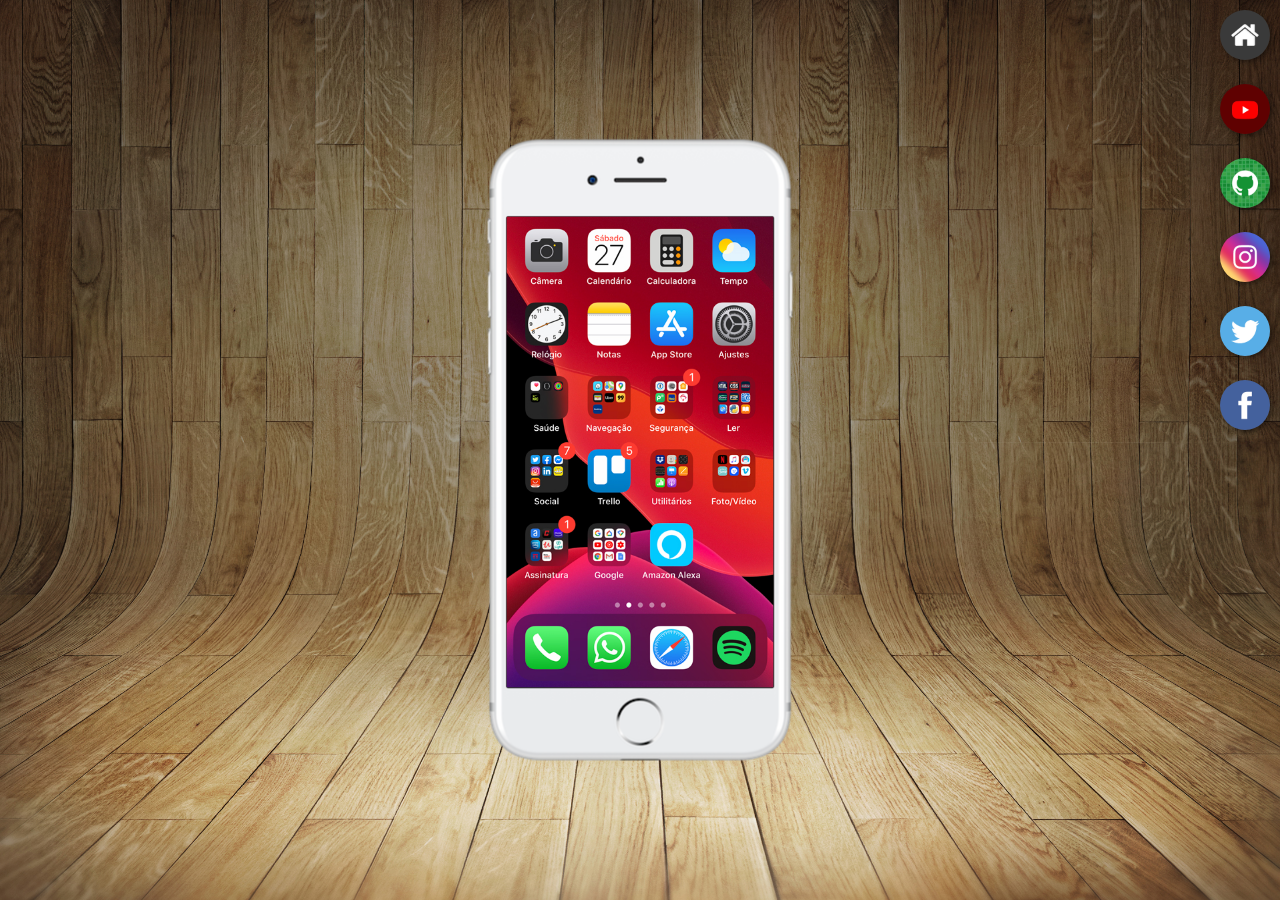
<file: index.html>
<!DOCTYPE html>
<html lang="pt-pt">
<head>
    <meta charset="UTF-8">
    <meta http-equiv="X-UA-Compatible" content="IE=edge">
    <meta name="viewport" content="width=device-width, initial-scale=1.0">
    <link rel="shortcut icon" href="favicon.ico" type="image/x-icon">
    <link rel="stylesheet" href="estilos/style.css">
    <title>Projeto Redes Sociais</title>
</head>
<body>
    <main>
        <section id="telefone">
             <iframe src="home.html" name="tela" id="tela" frameborder="0">
            Seu navegador não é compatível.
            </iframe>
        </section>
        <section id="redes-sociais">
            <a href="home.html" target="tela"><img src="imagens/logo-home.jpg" alt="Home"></a> <br>
            <a href="youtube.html" target="tela"><img src="imagens/logo-youtube.jpg" alt="YouTube"></a> <br>
            <a href="github.html" target="tela"><img src="imagens/logo-github.jpg" alt="GitHub"></a> <br>
            <a href="instagram.html" target="tela"><img src="imagens/logo-instagram.jpg" alt="Instagram"></a> <br>
            <a href="twitter.html" target="tela"><img src="imagens/logo-twitter.jpg" alt="Twitter"></a> <br>
            <a href="facebook.html" target="tela"><img src="imagens/logo-facebook.jpg" alt="Facebook"></a> <br>
        </section>
    </main>
</body>
</html>
</file>
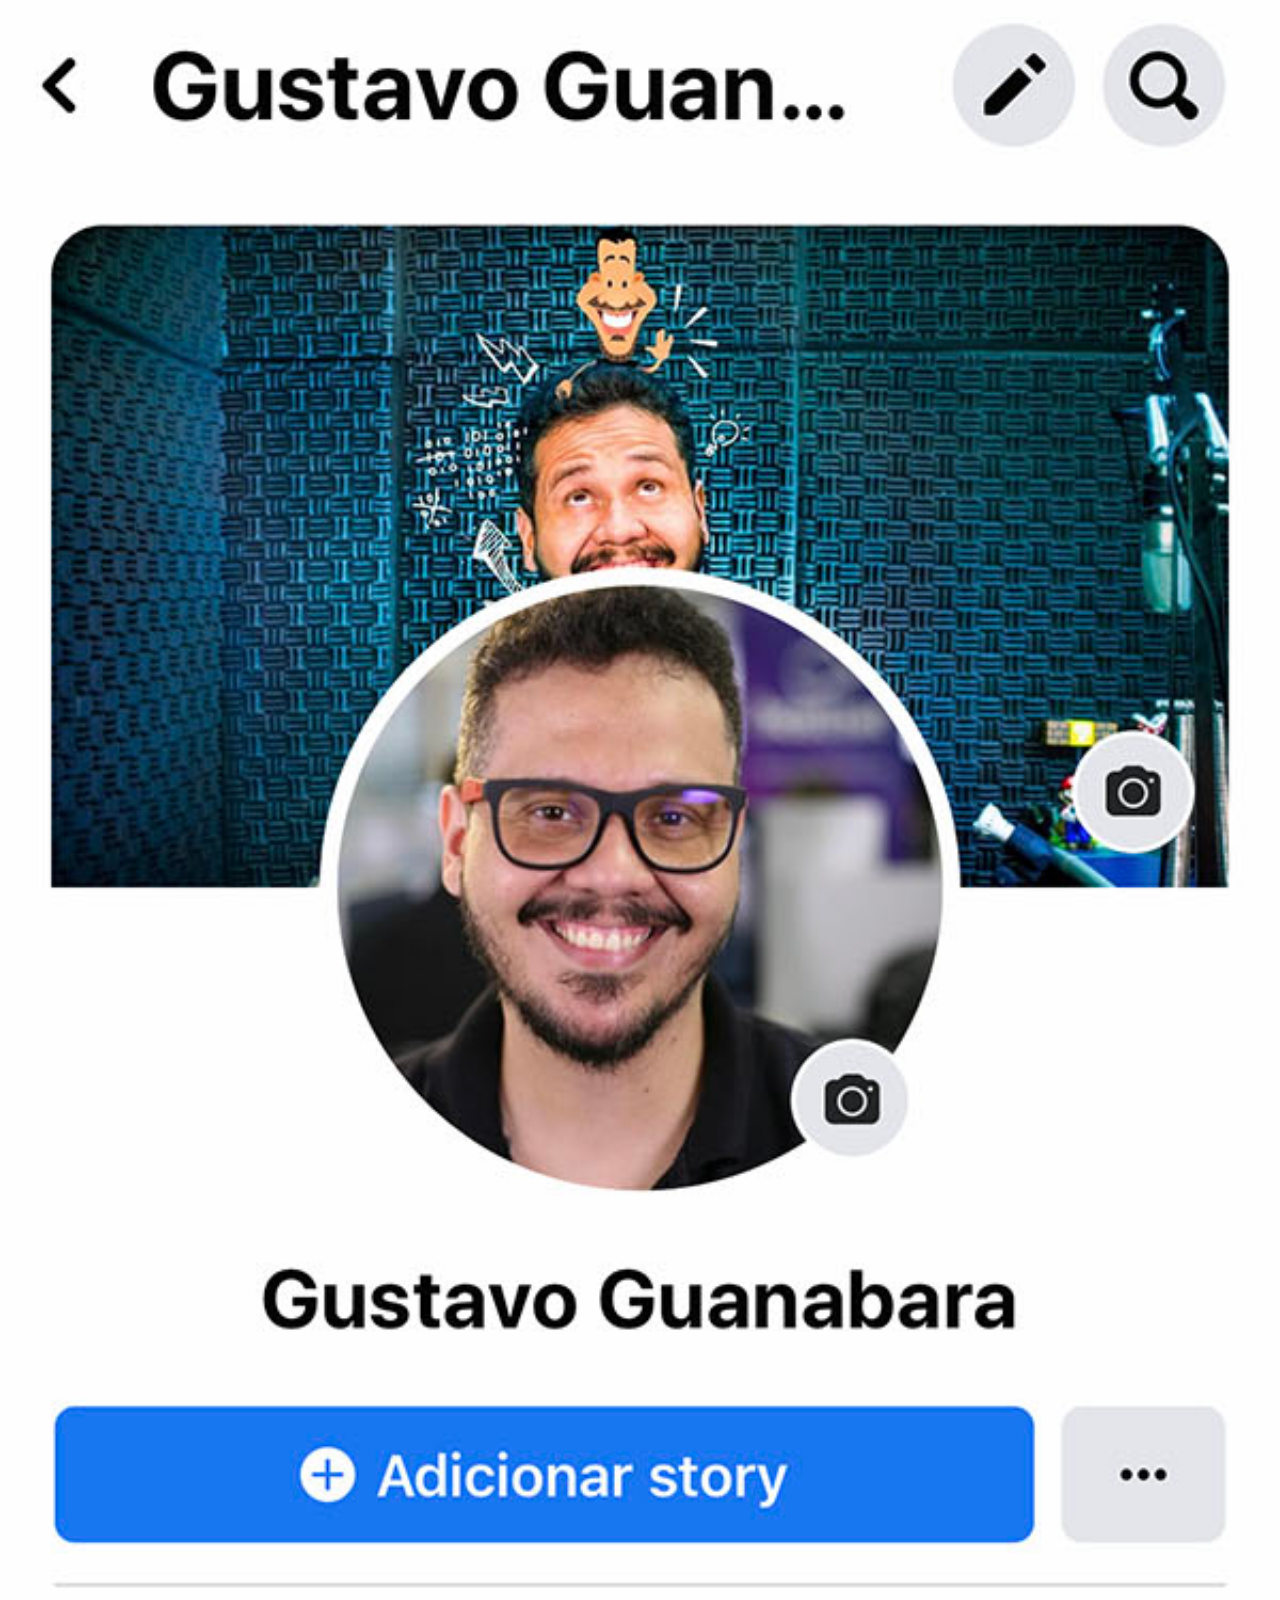
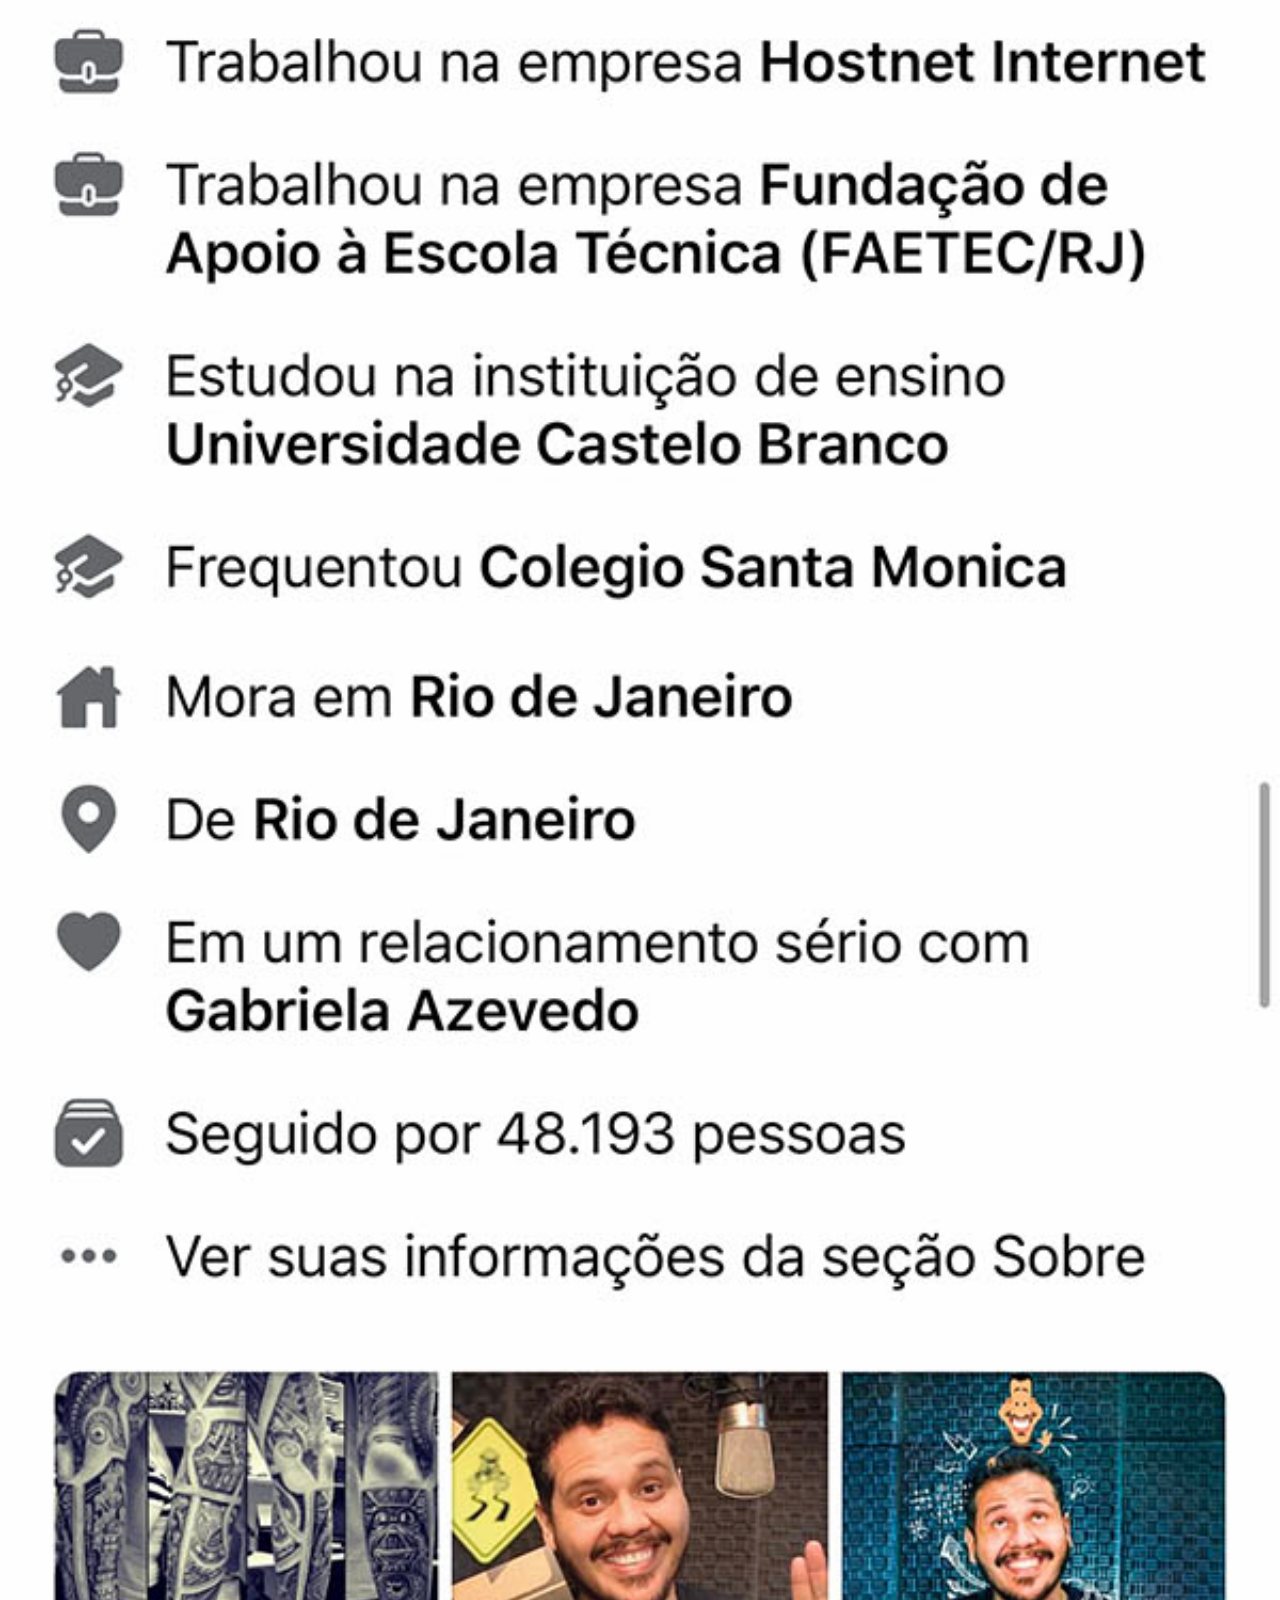
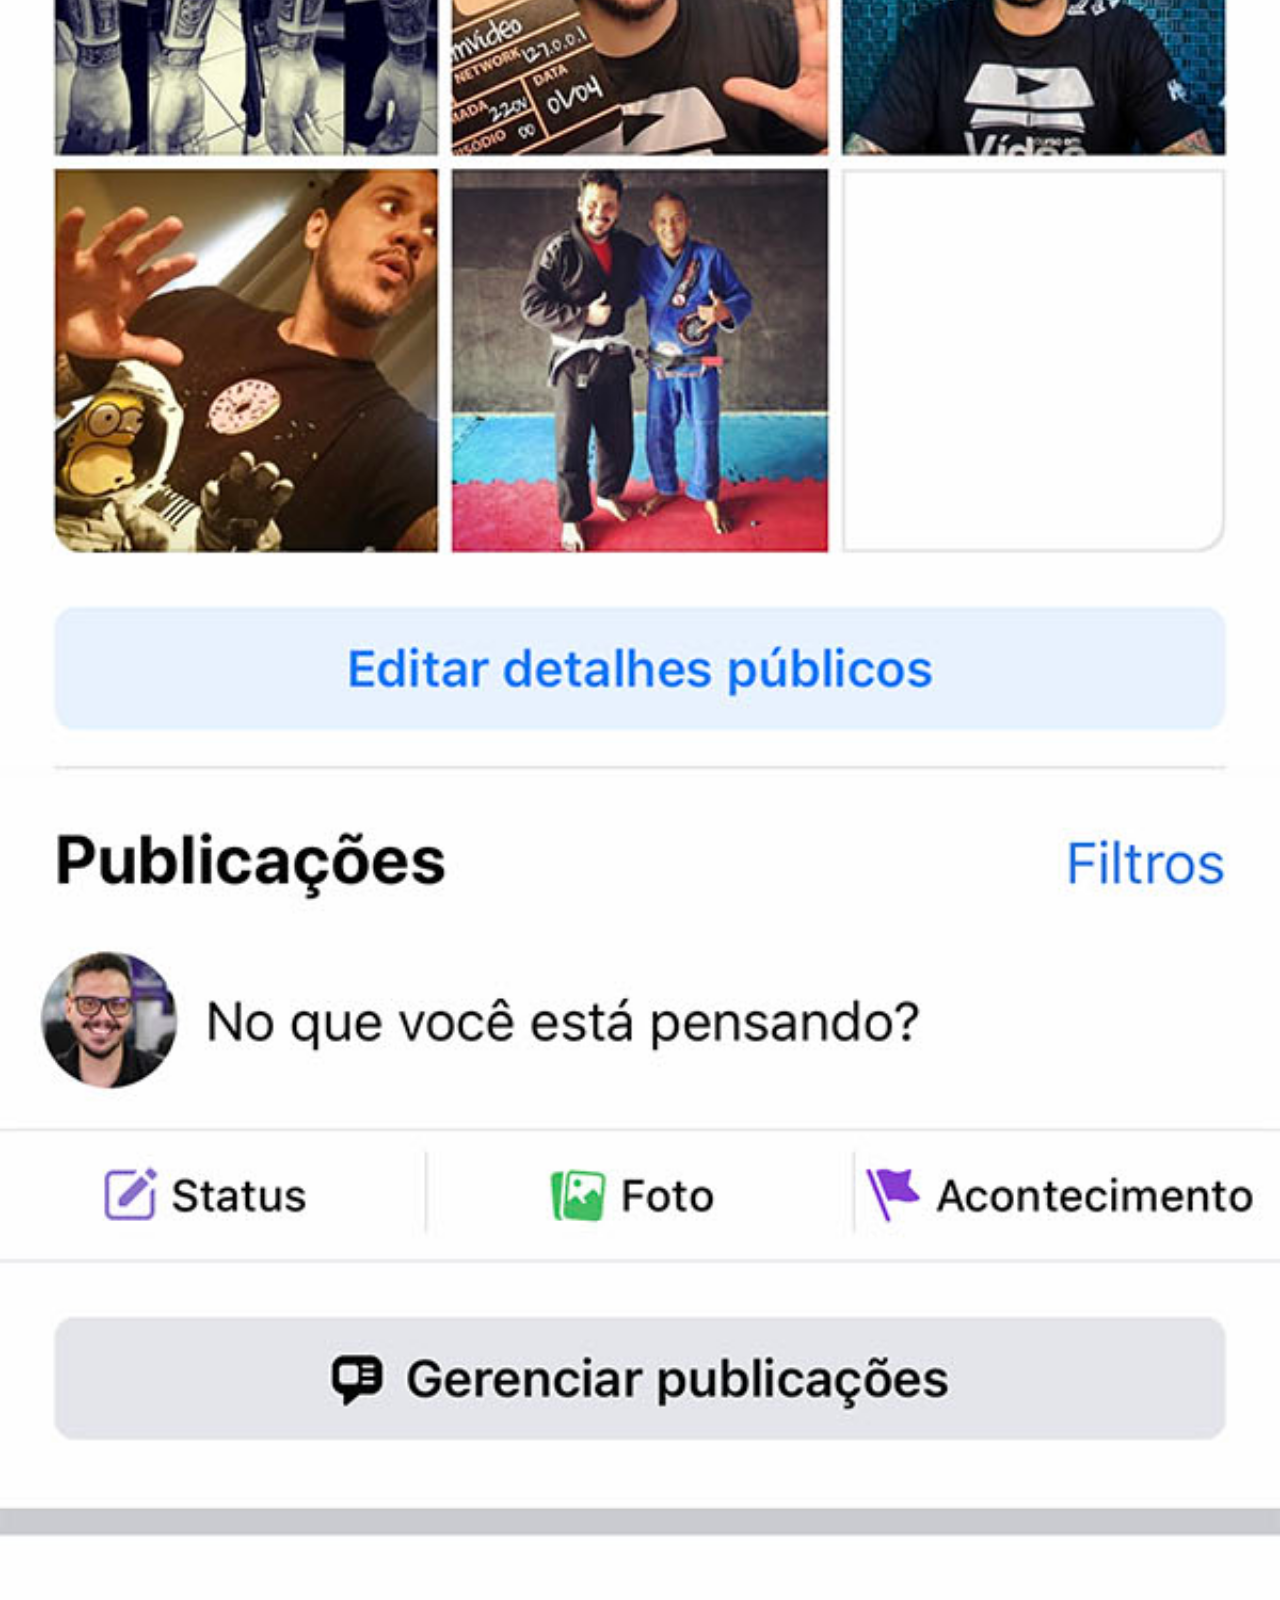
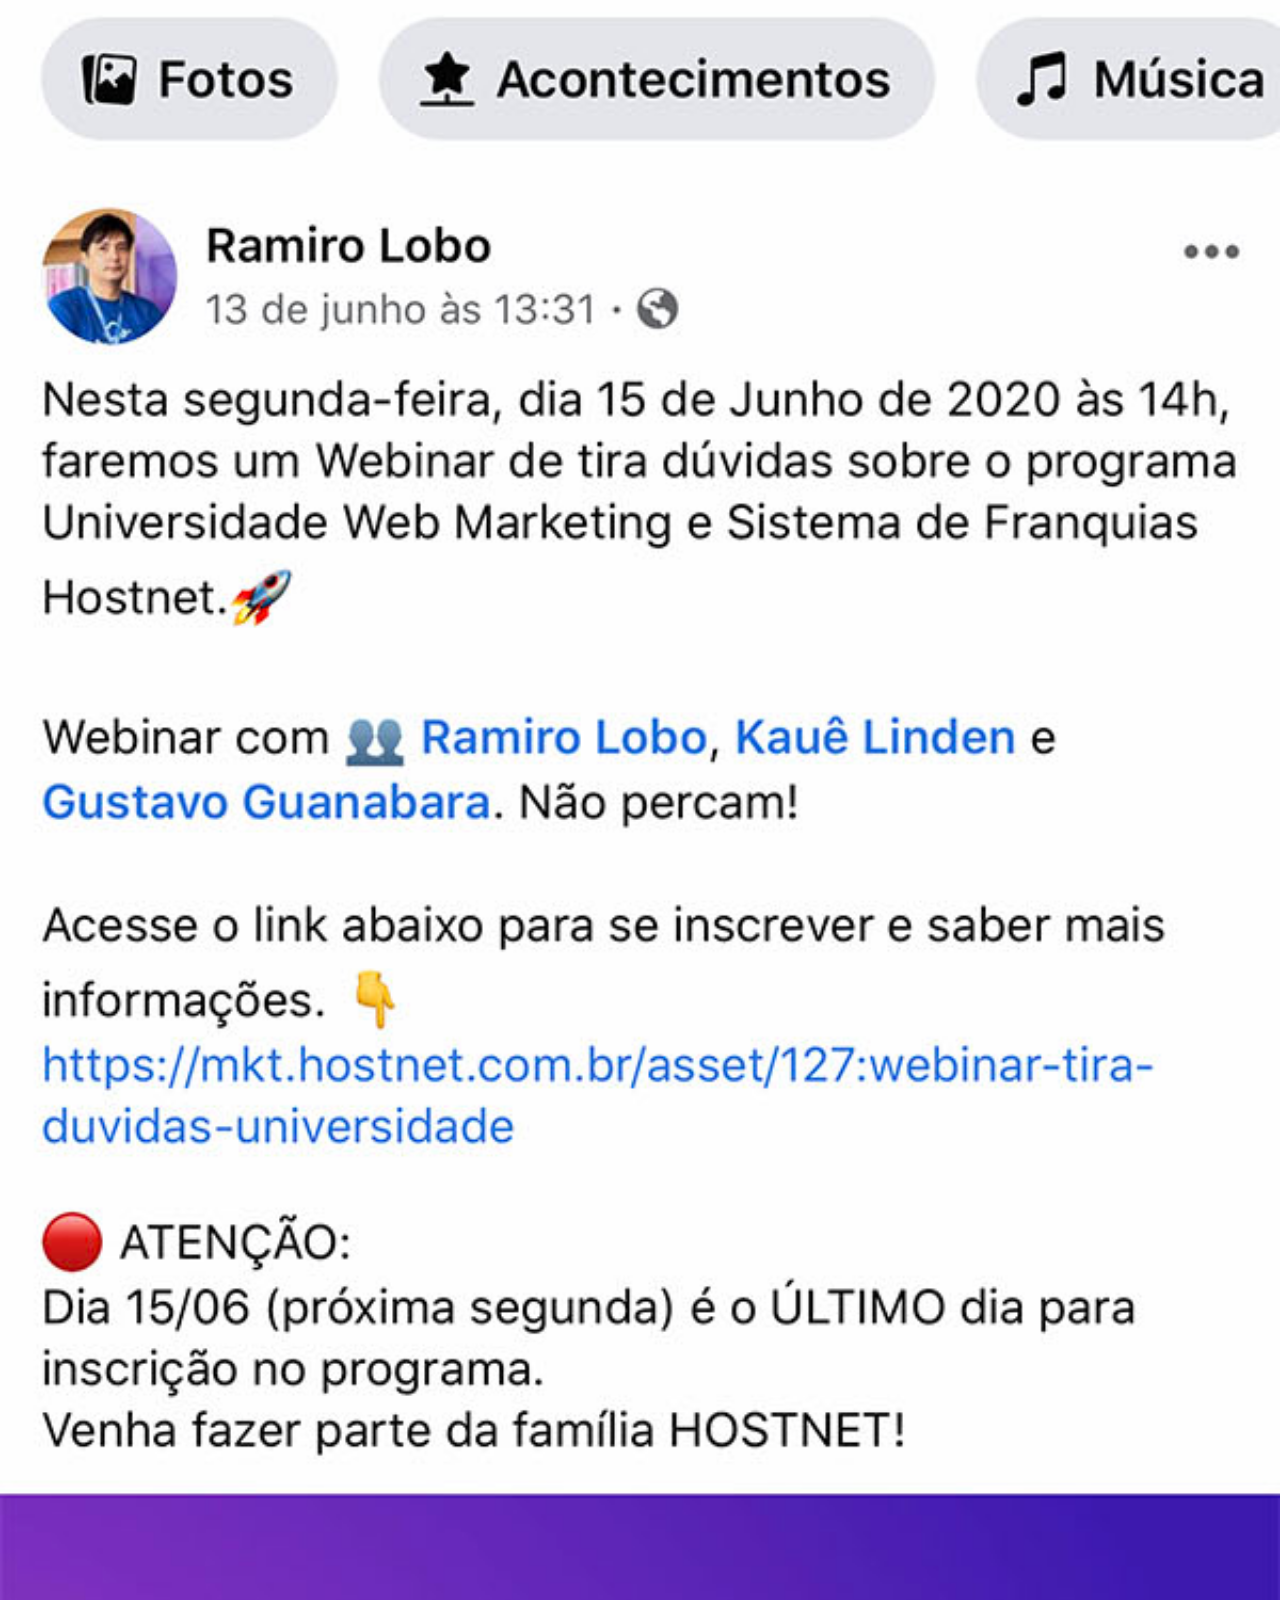
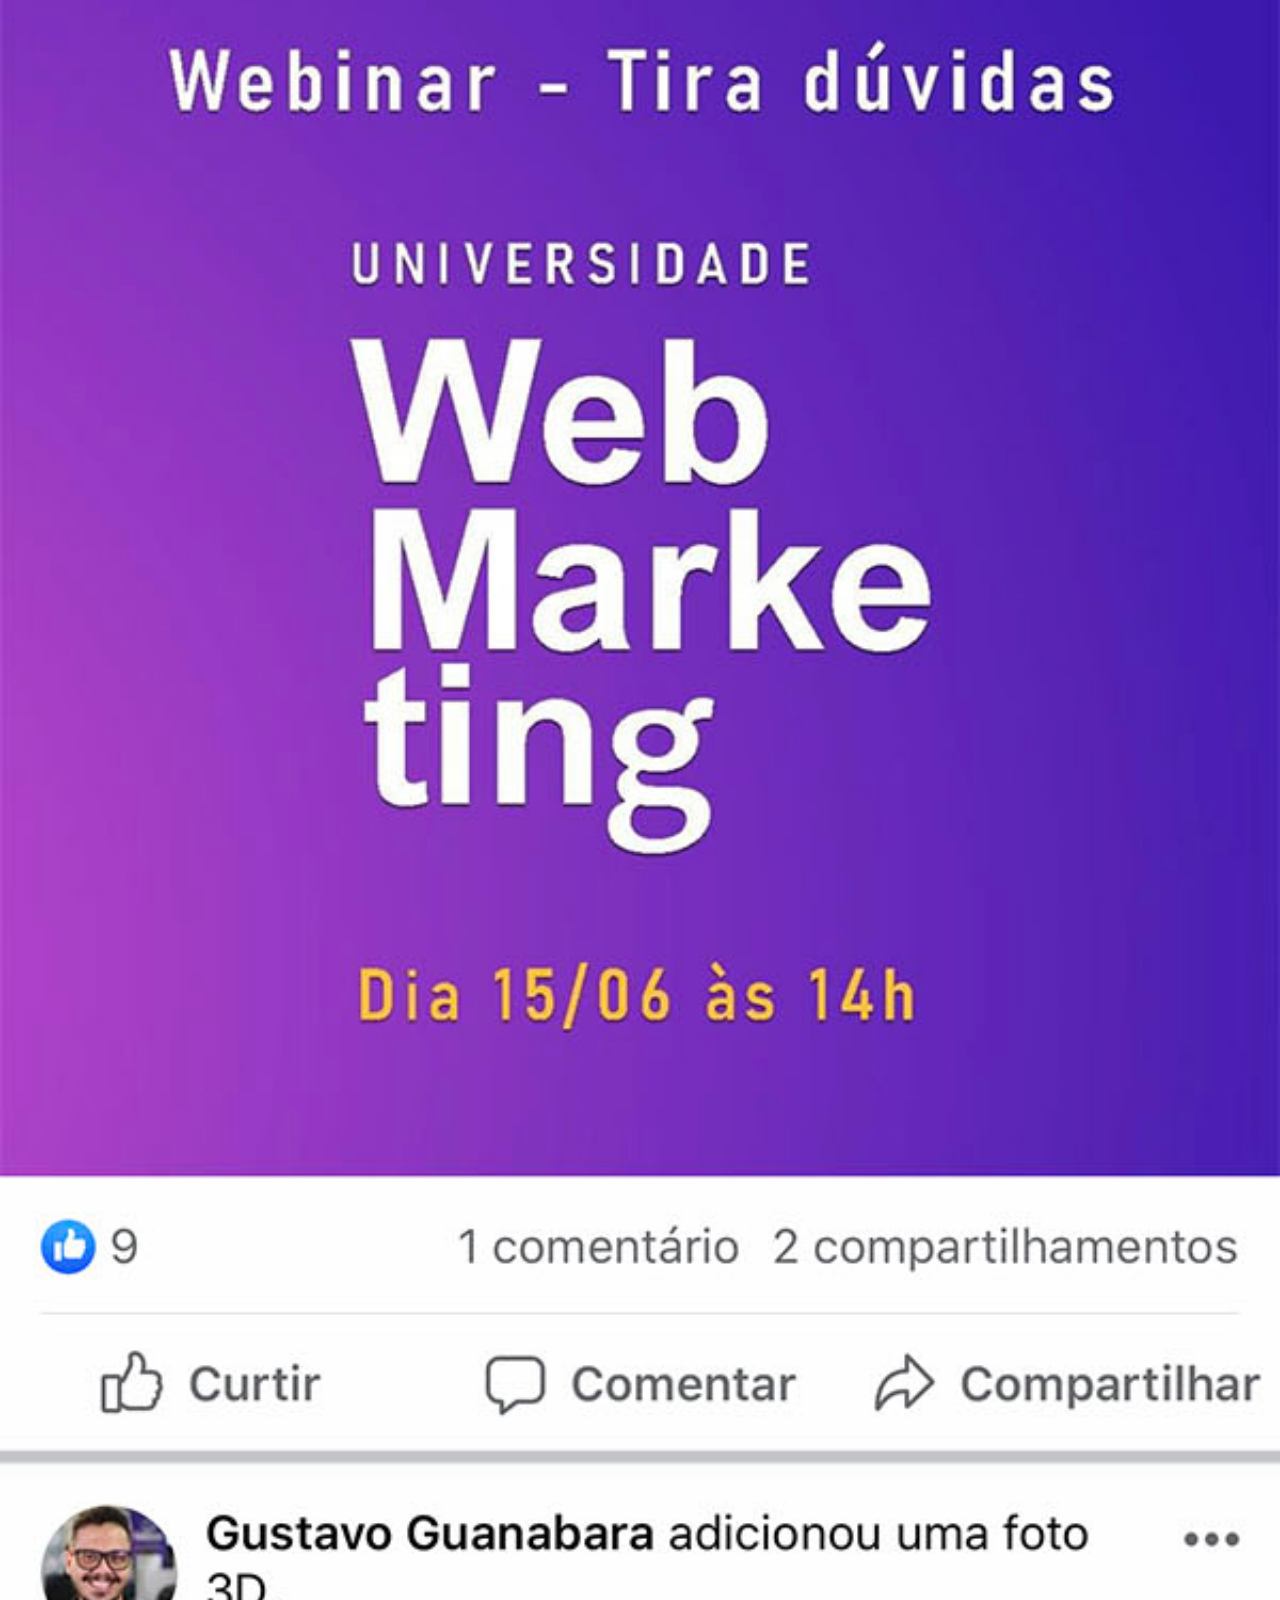
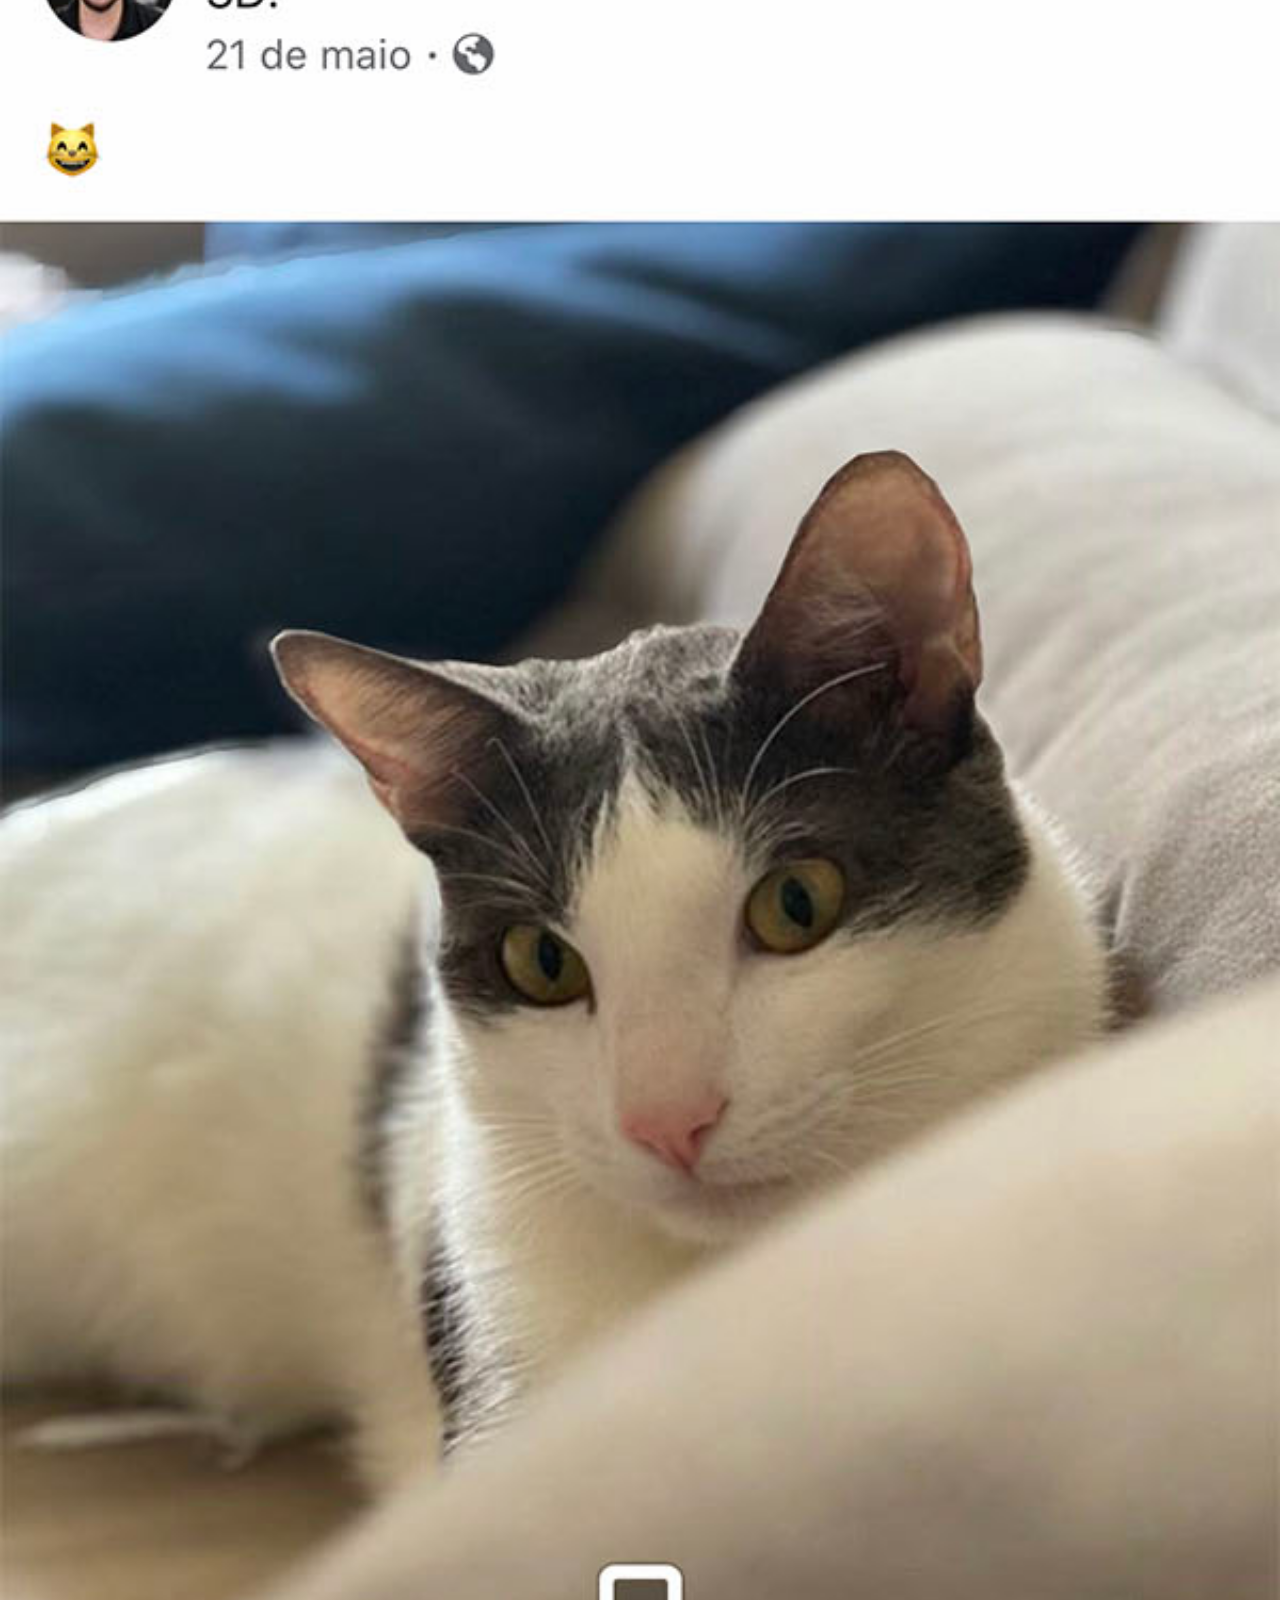
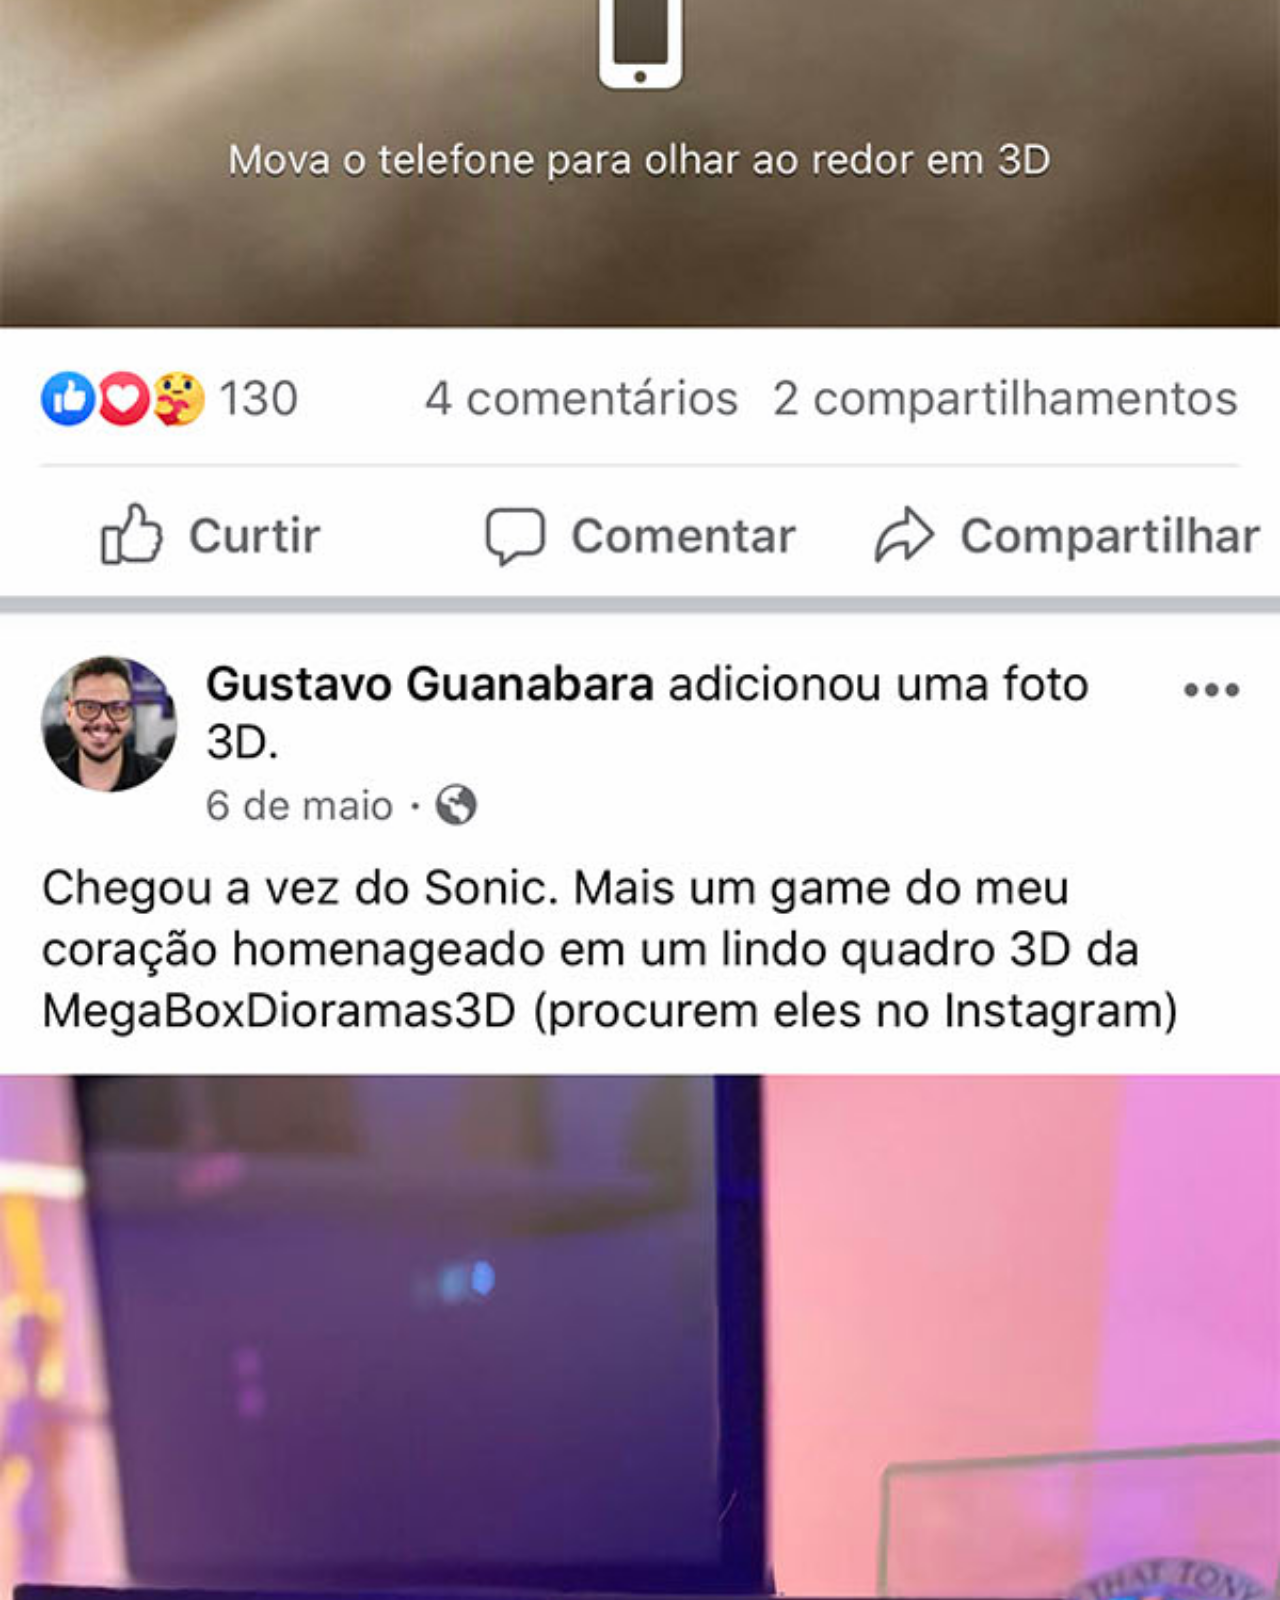
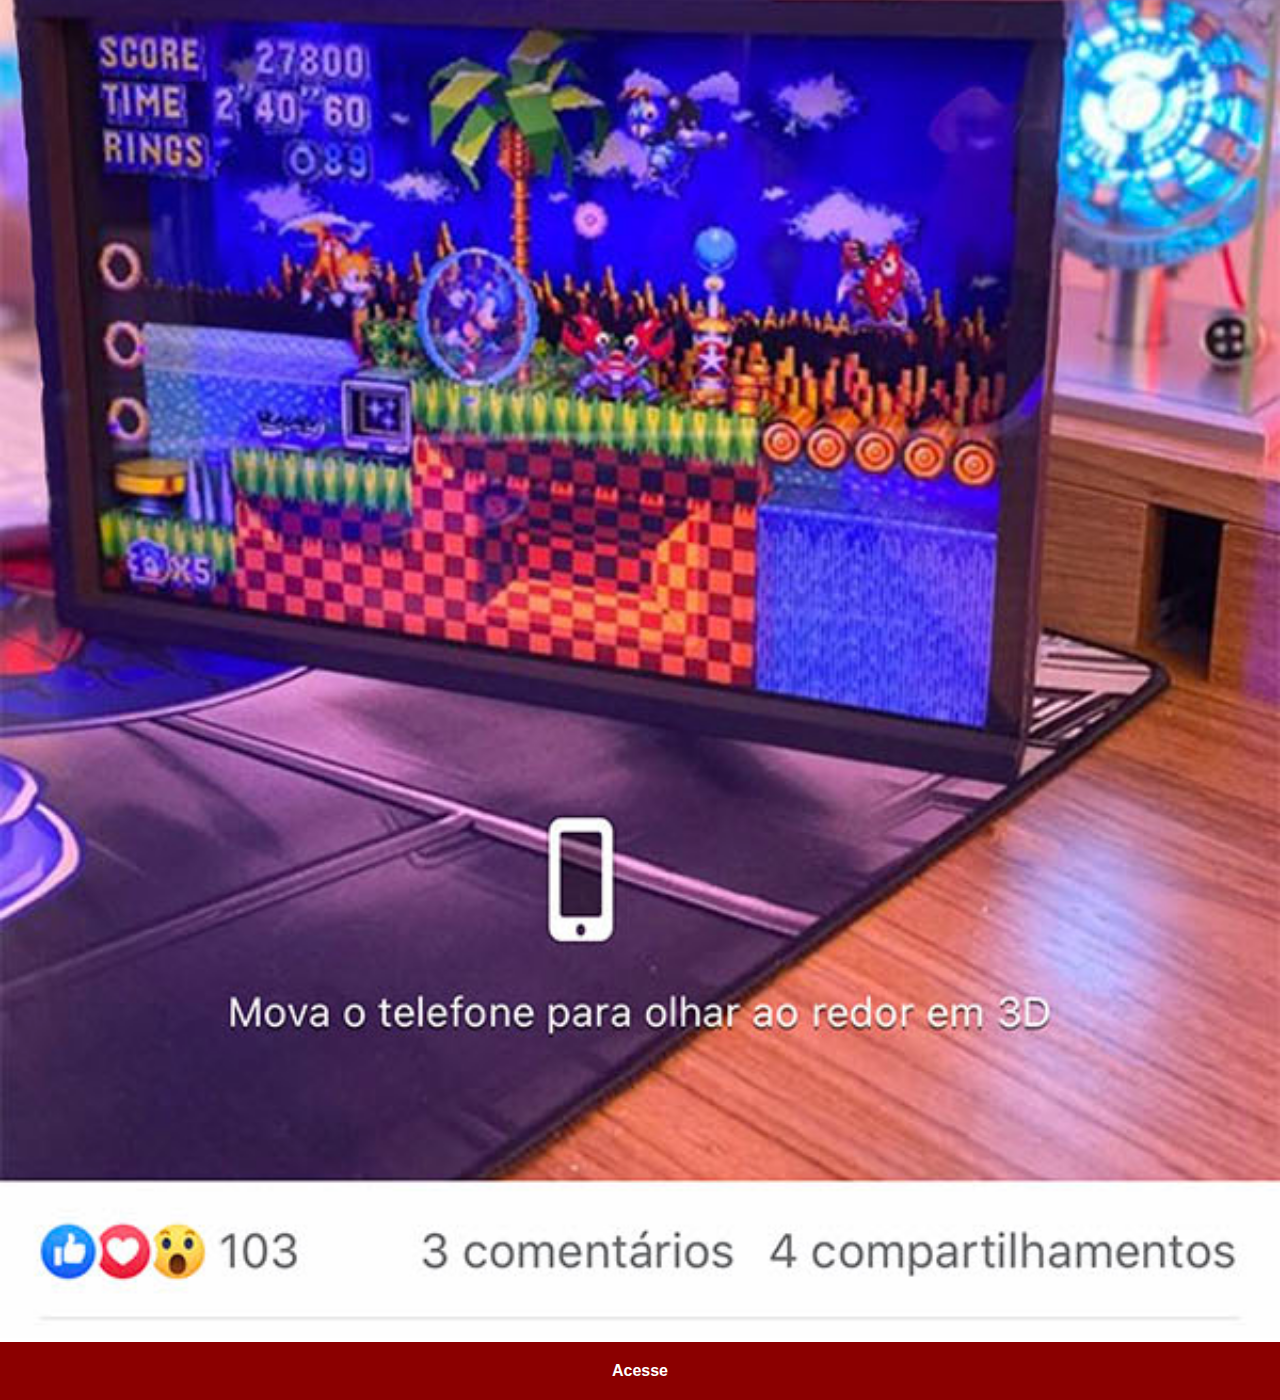
<file: facebook.html>
<!DOCTYPE html>
<html lang="pt-pt">
<head>
    <meta charset="UTF-8">
    <meta http-equiv="X-UA-Compatible" content="IE=edge">
    <meta name="viewport" content="width=device-width, initial-scale=1.0">
    <title>GitHub</title>
    <link rel="stylesheet" href="estilos/social.css">
</head>
<body>
    <img src="imagens/tela-facebook.jpg" alt="Facebook">
    <a href="https://www.facebook.com/gustavoguanabara" target="_blank">Acesse</a>
    
</body>
</html>
</file>
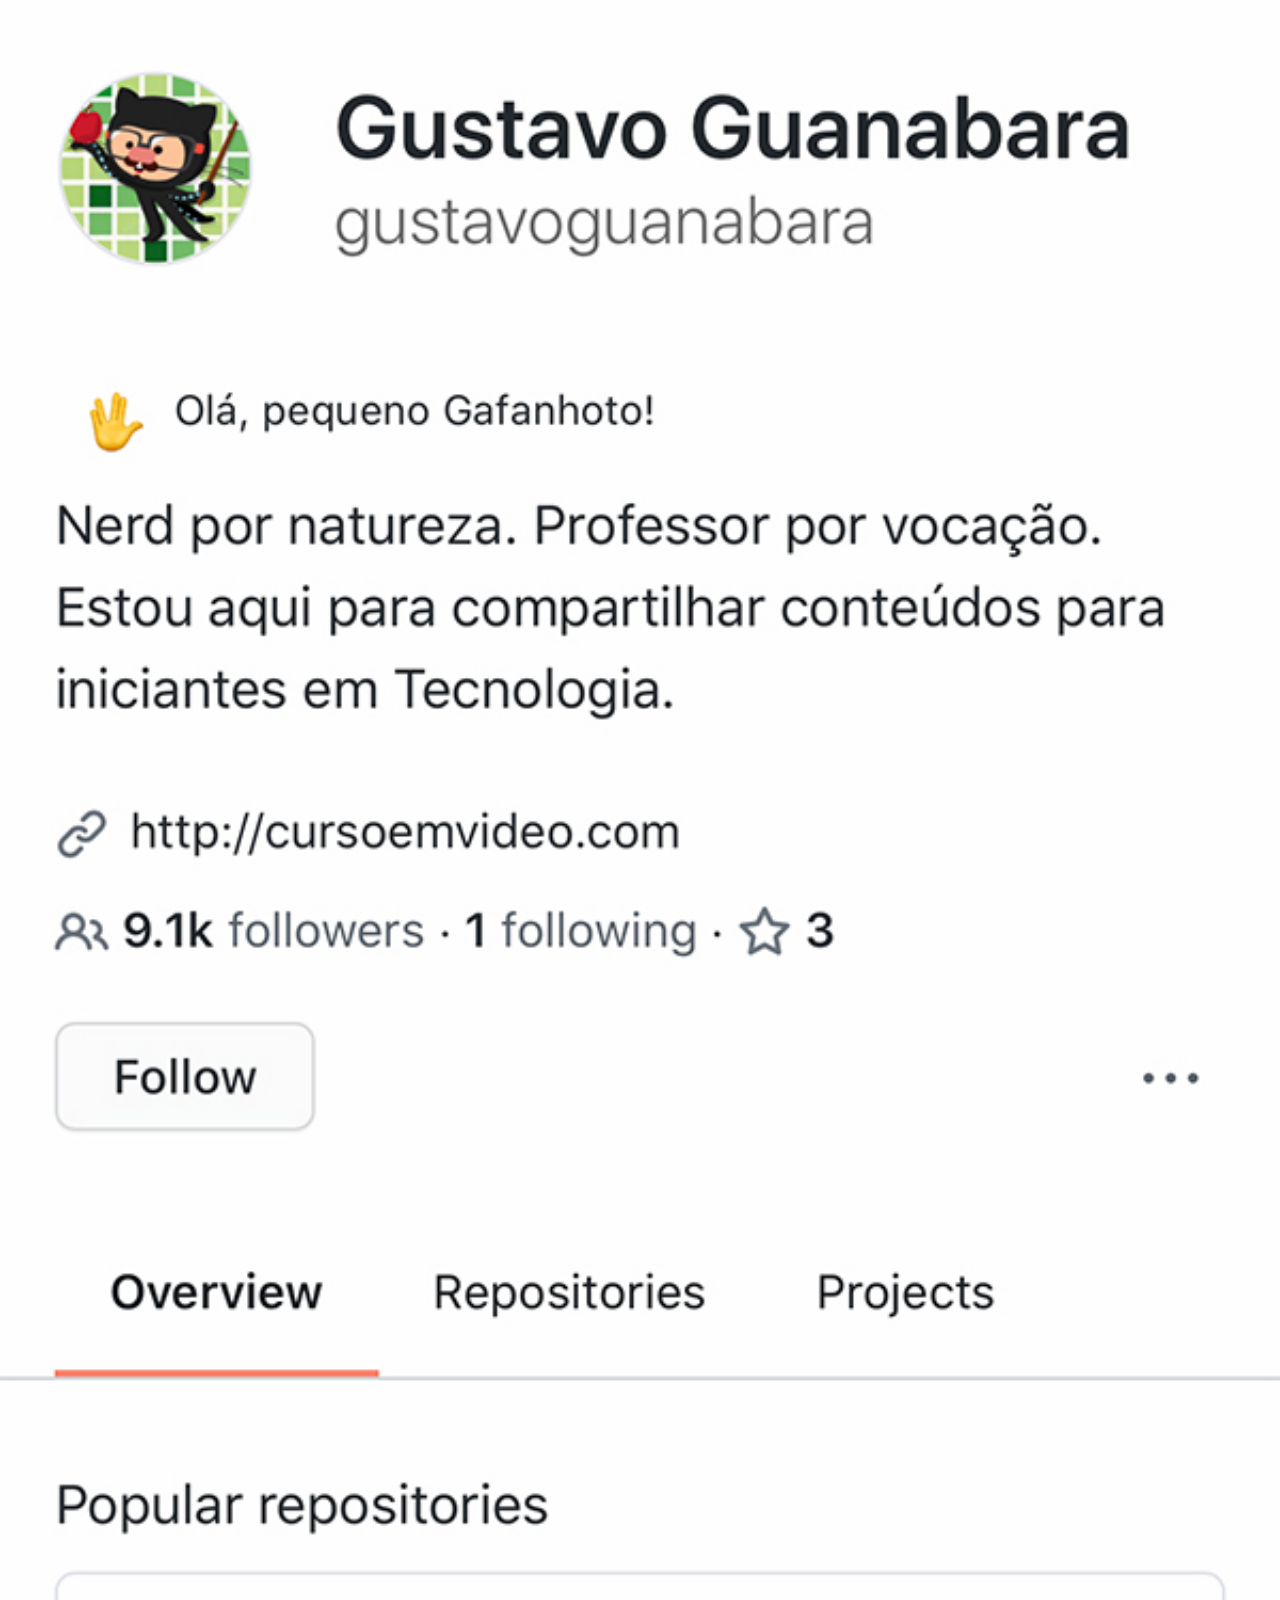
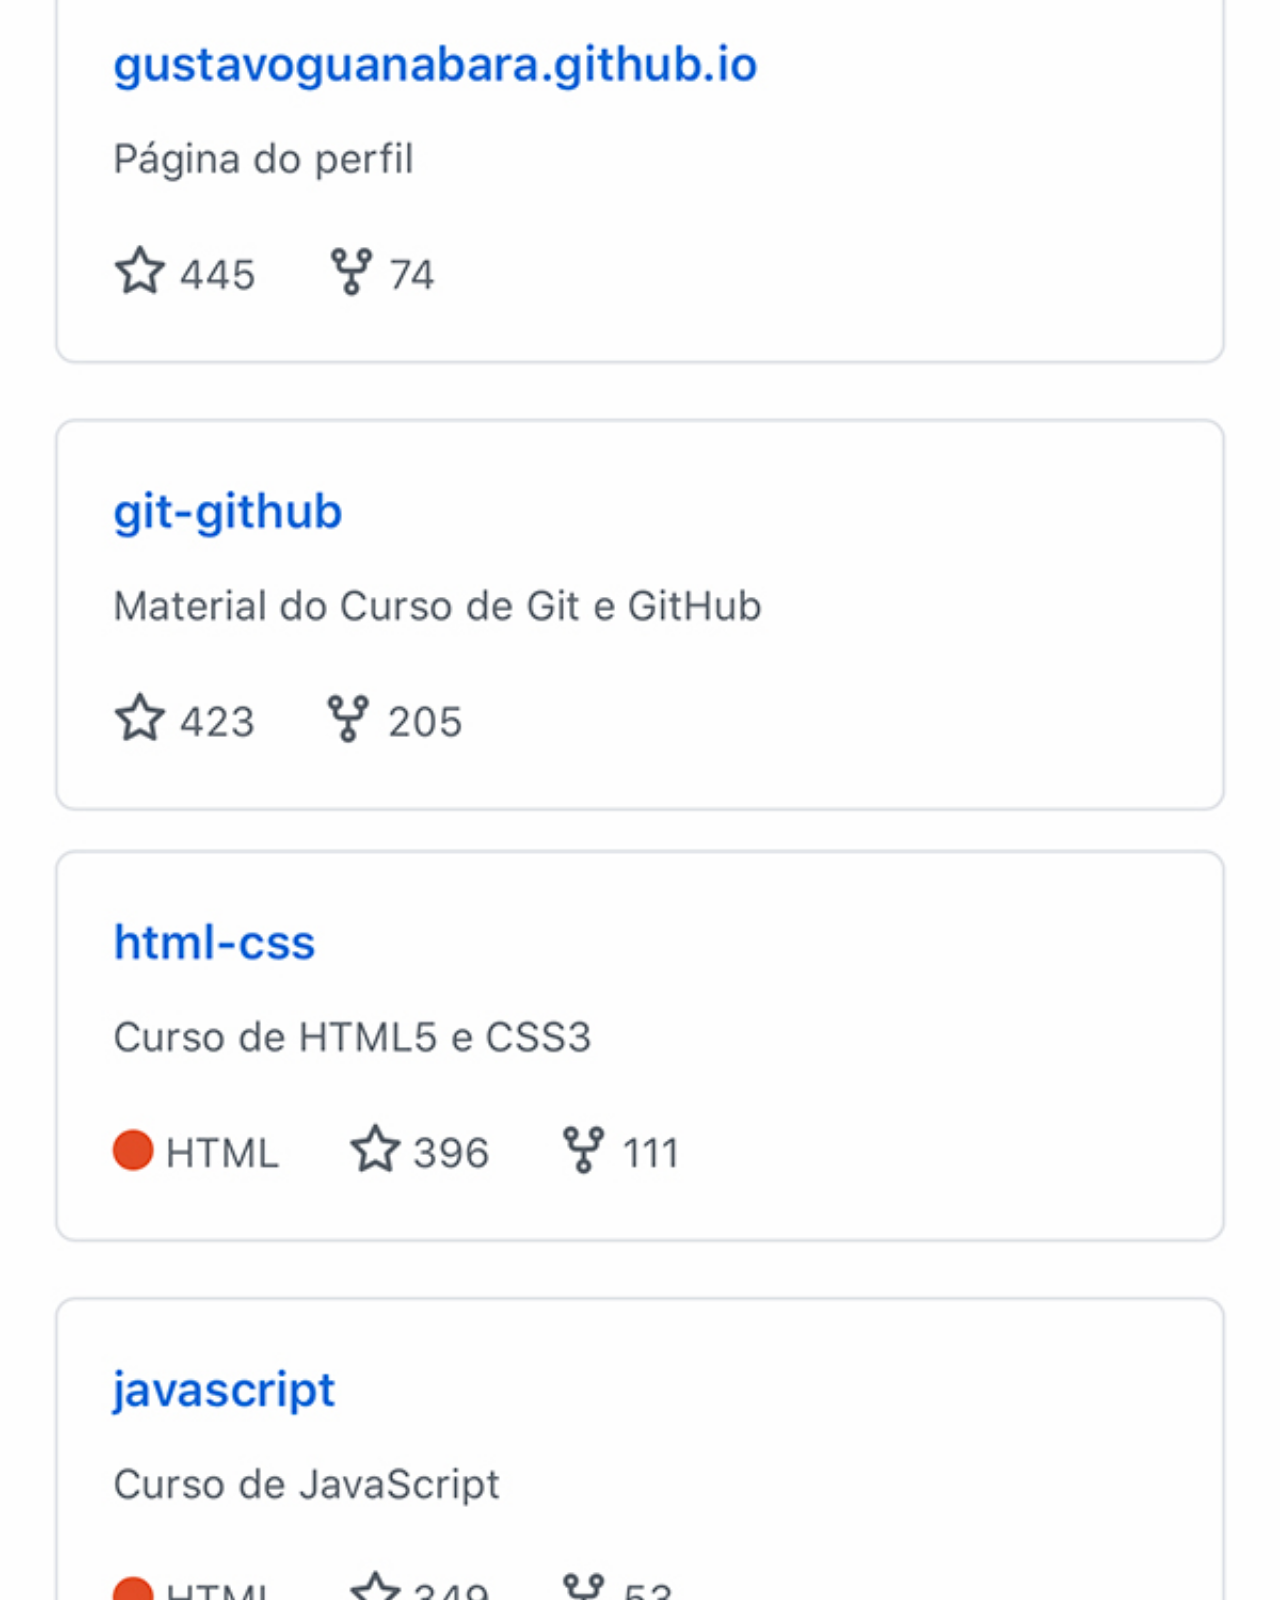
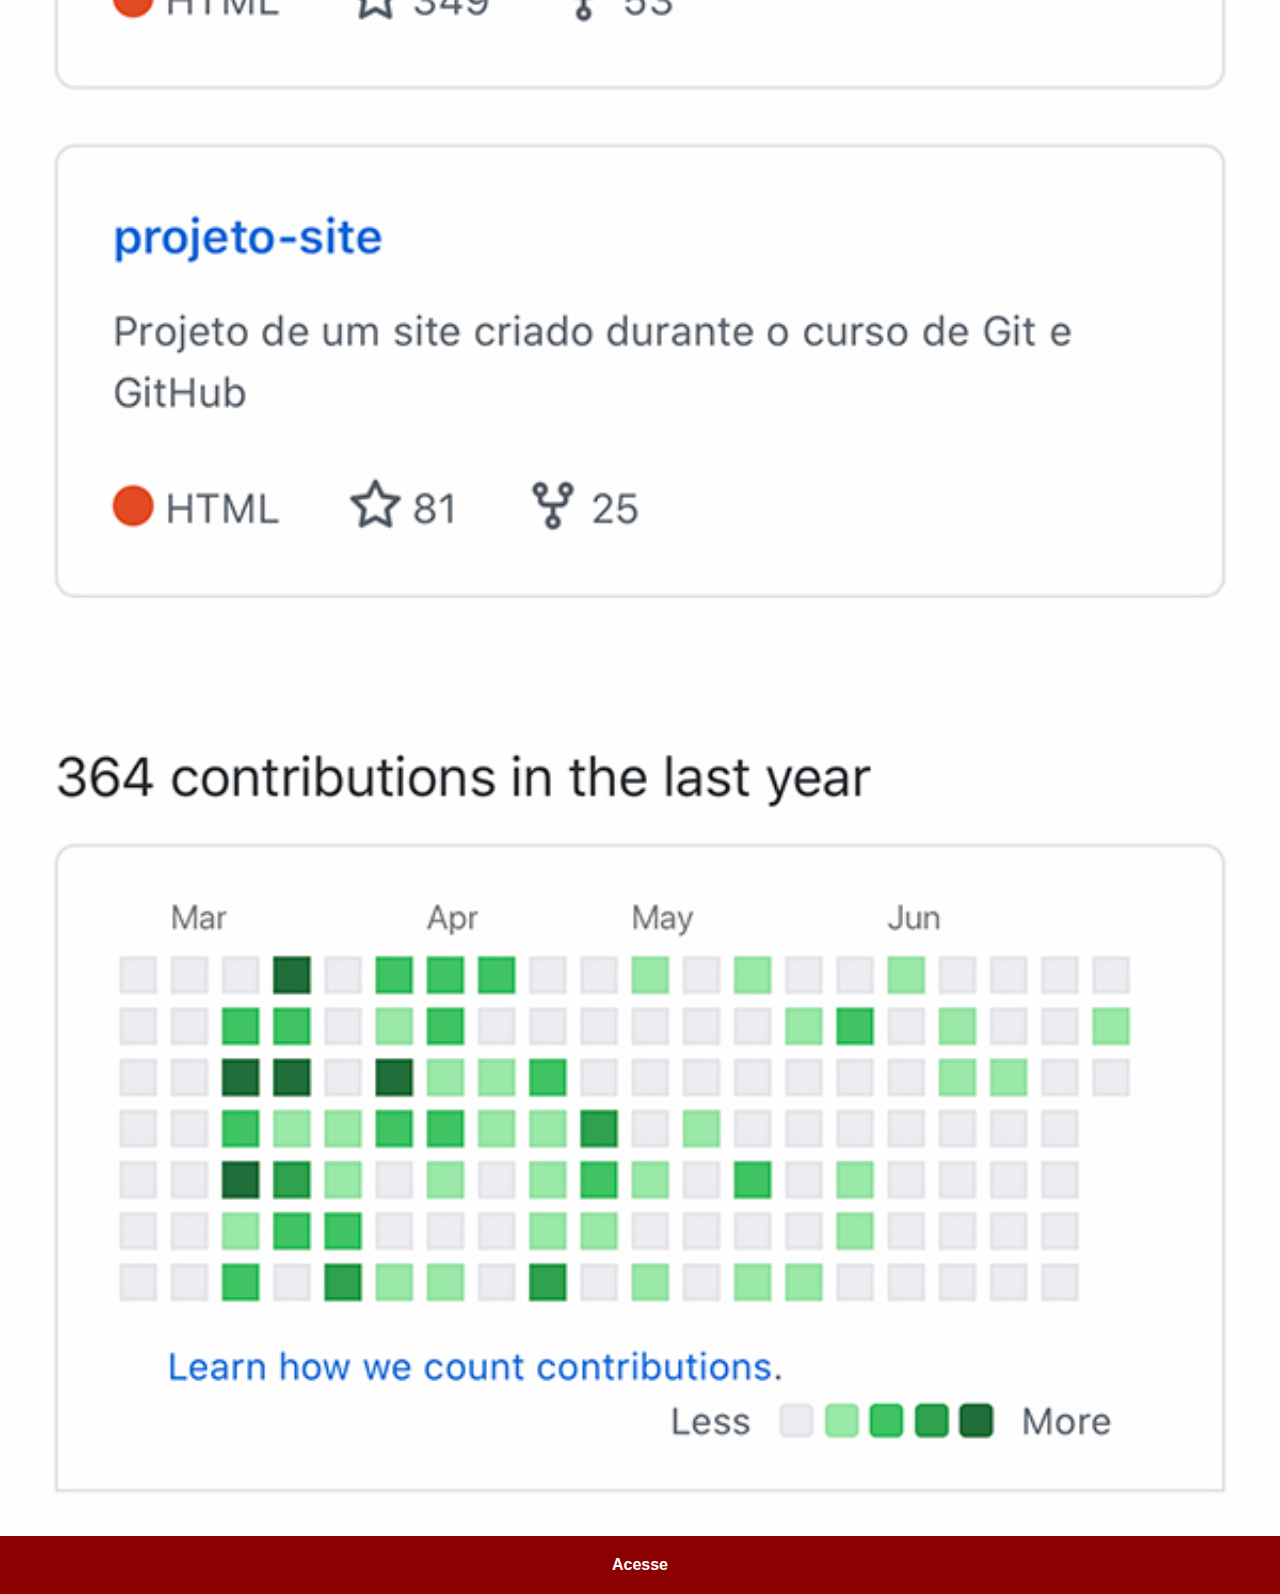
<file: github.html>
<!DOCTYPE html>
<html lang="pt-pt">
<head>
    <meta charset="UTF-8">
    <meta http-equiv="X-UA-Compatible" content="IE=edge">
    <meta name="viewport" content="width=device-width, initial-scale=1.0">
    <title>GitHub</title>
    <link rel="stylesheet" href="estilos/social.css">
</head>
<body>
    <img src="imagens/tela-github.jpg" alt="YouTube">
    <a href="https://www.github.com/gustavoguanabara" target="_blank">Acesse</a>
    
</body>
</html>
</file>
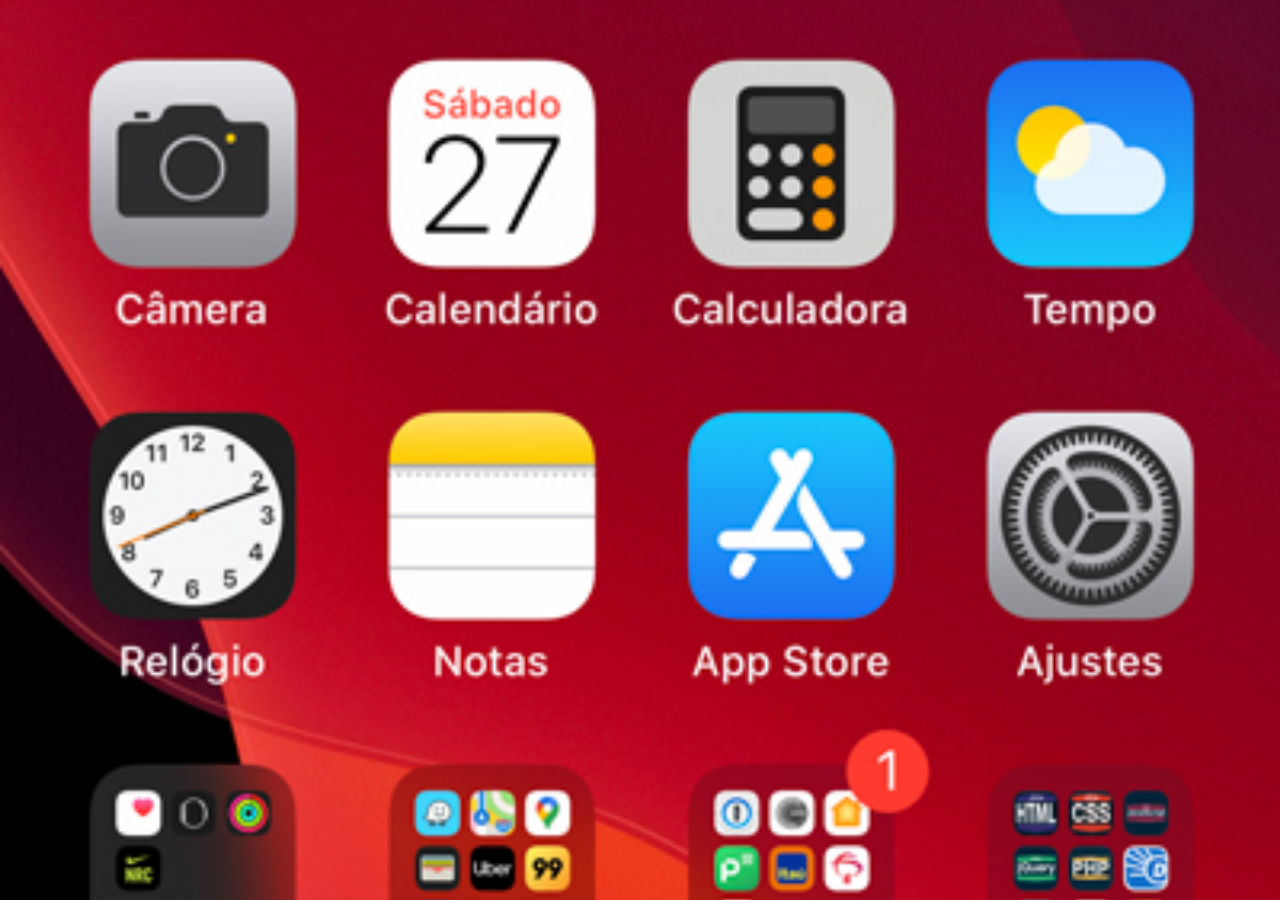
<file: home.html>
<!DOCTYPE html>
<html lang="pt-pt">
<head>
    <meta charset="UTF-8">
    <meta http-equiv="X-UA-Compatible" content="IE=edge">
    <meta name="viewport" content="width=device-width, initial-scale=1.0">
    <title>Home</title>
</head>
<style>
    * {
        margin: 0px;
        padding: 0px;
    }

    body {
        width: 100vw;
        height: 100vh;
        background: black url('imagens/tela-home.jpg') no-repeat top center;
        background-size: cover;
    }
</style>
<body>
    
</body>
</html>
</file>
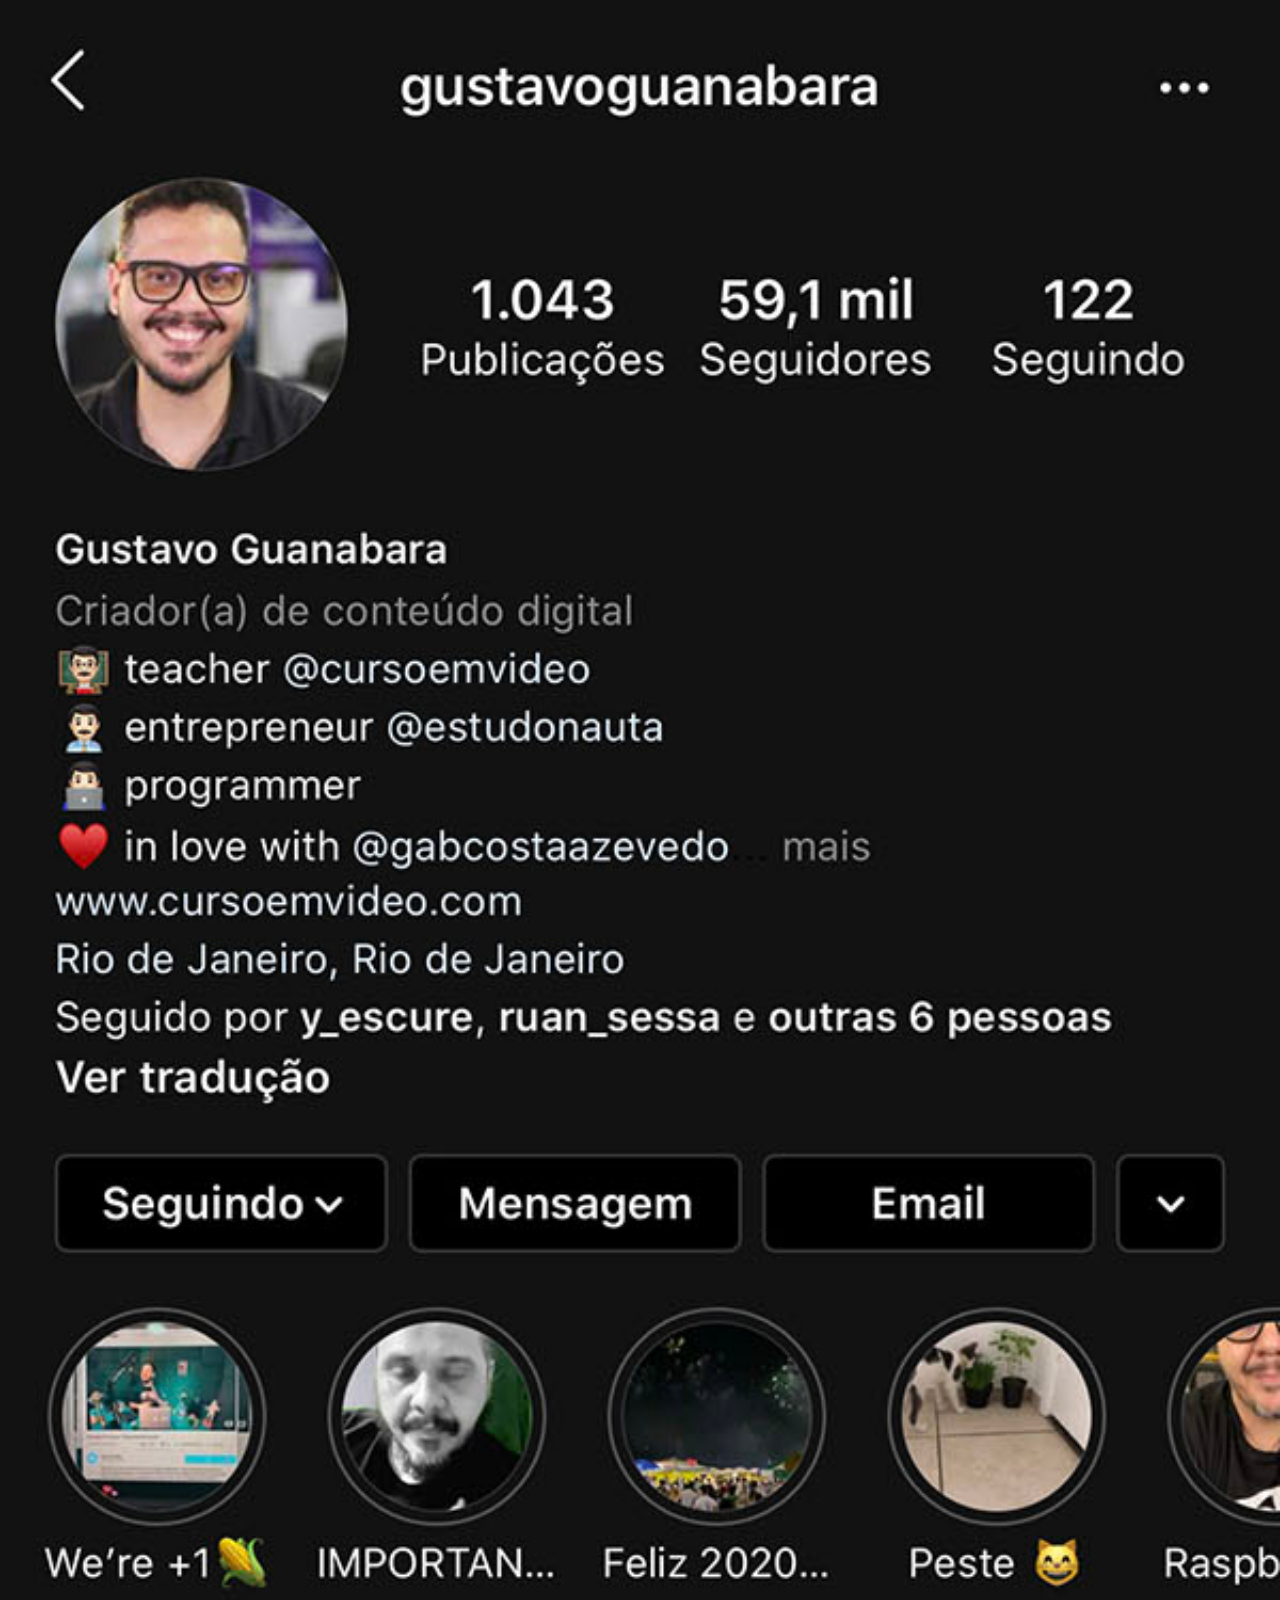
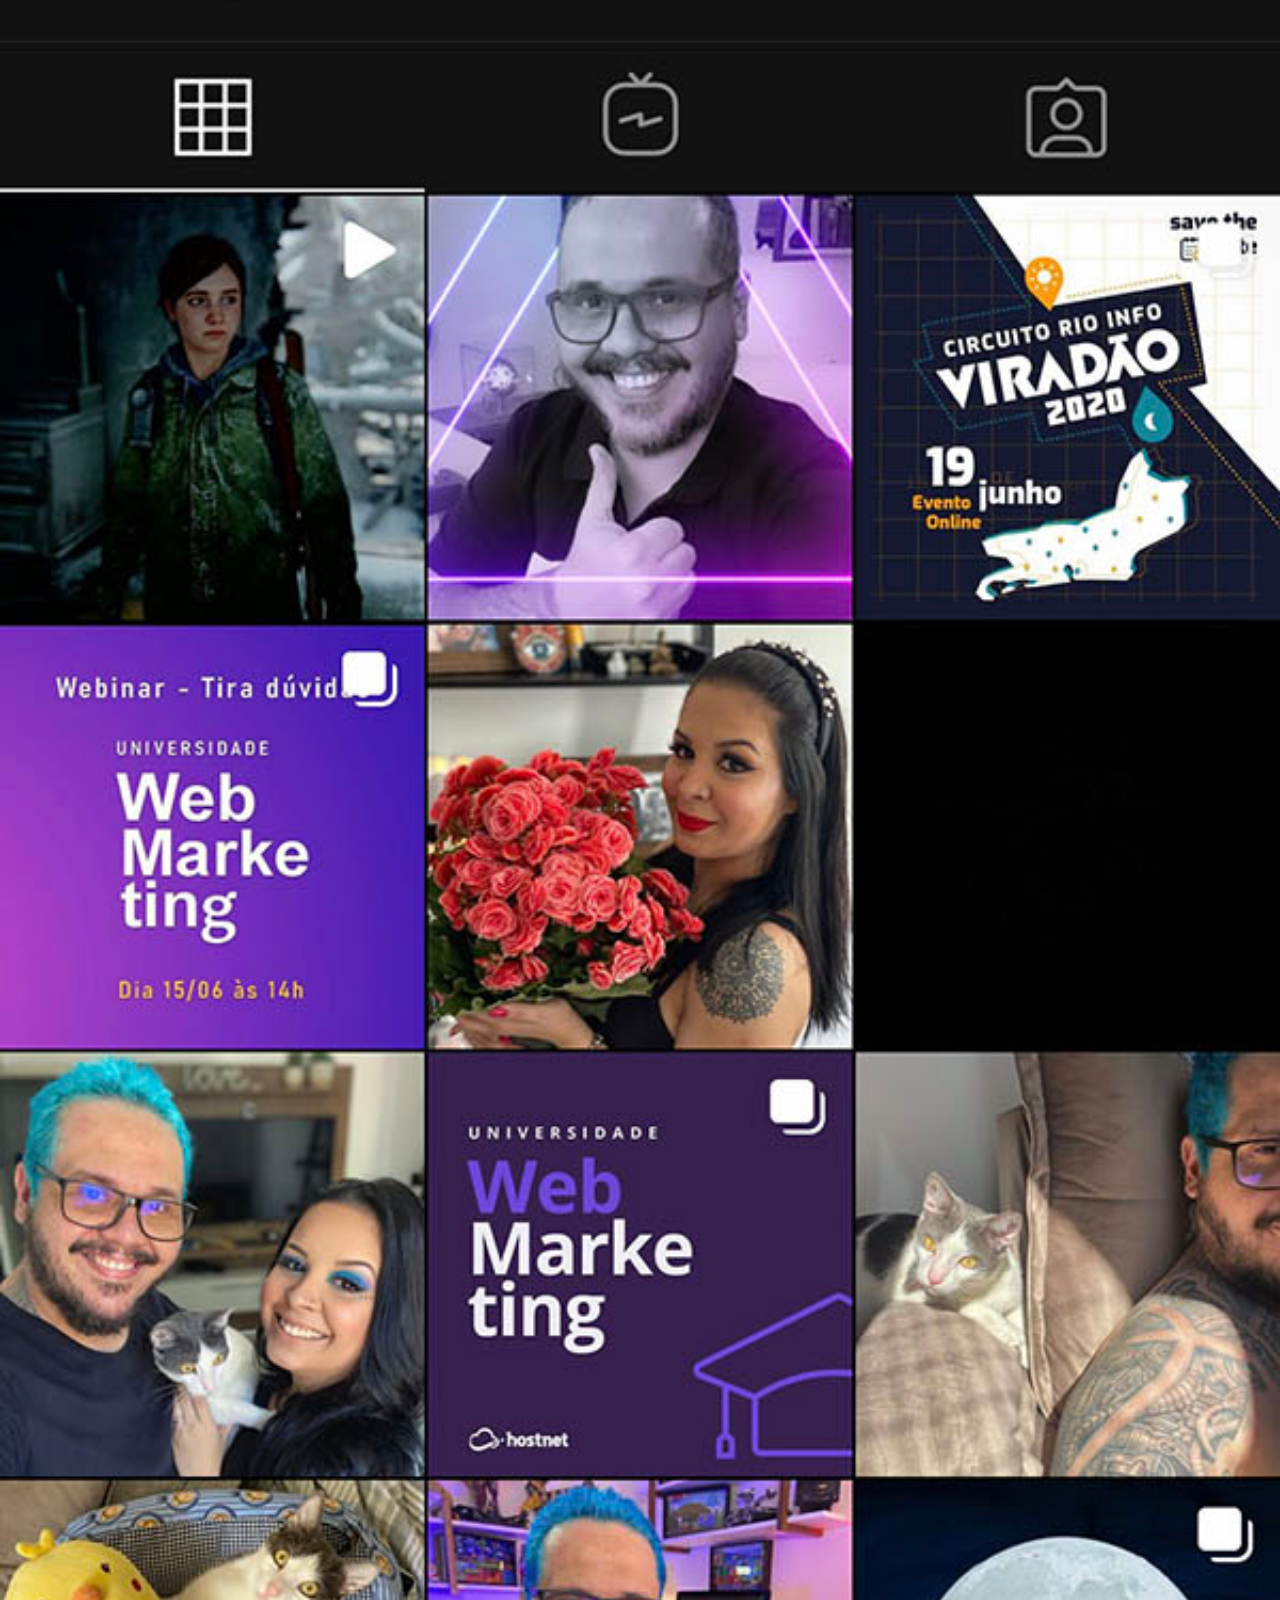
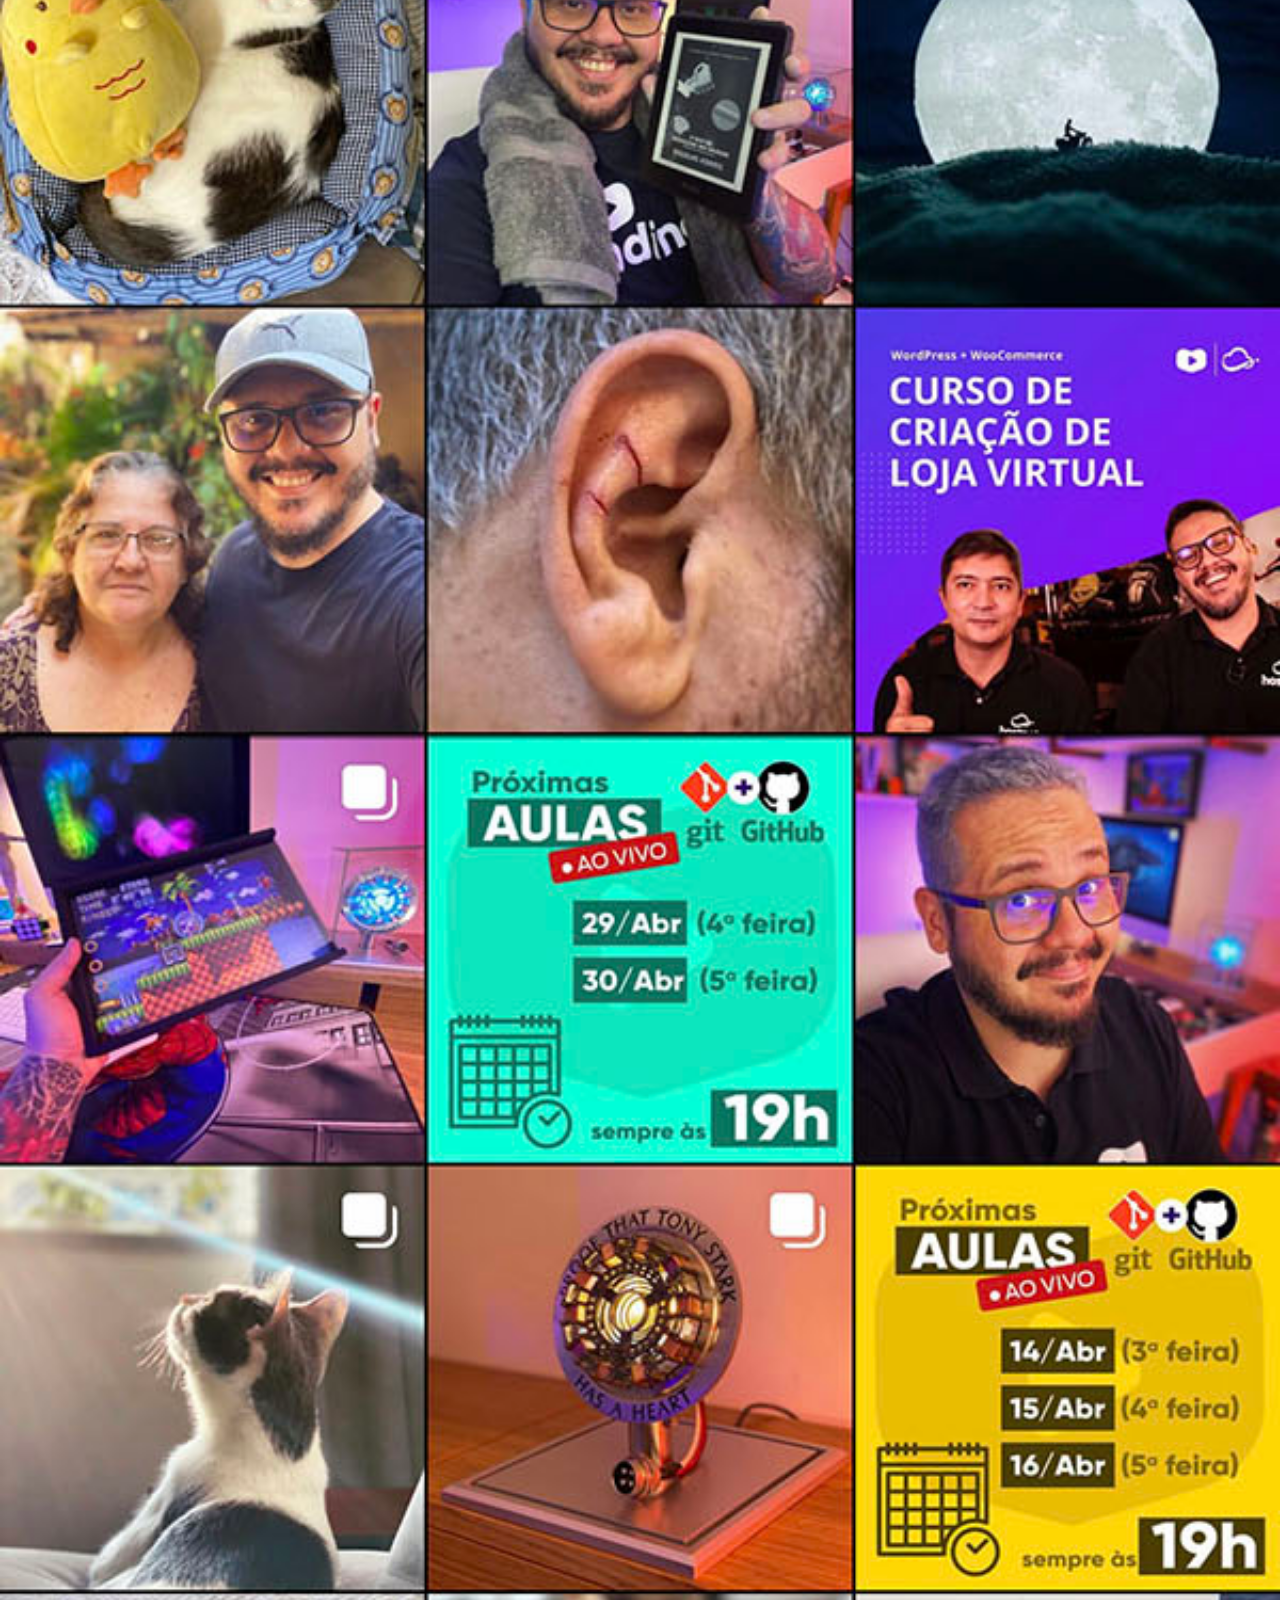
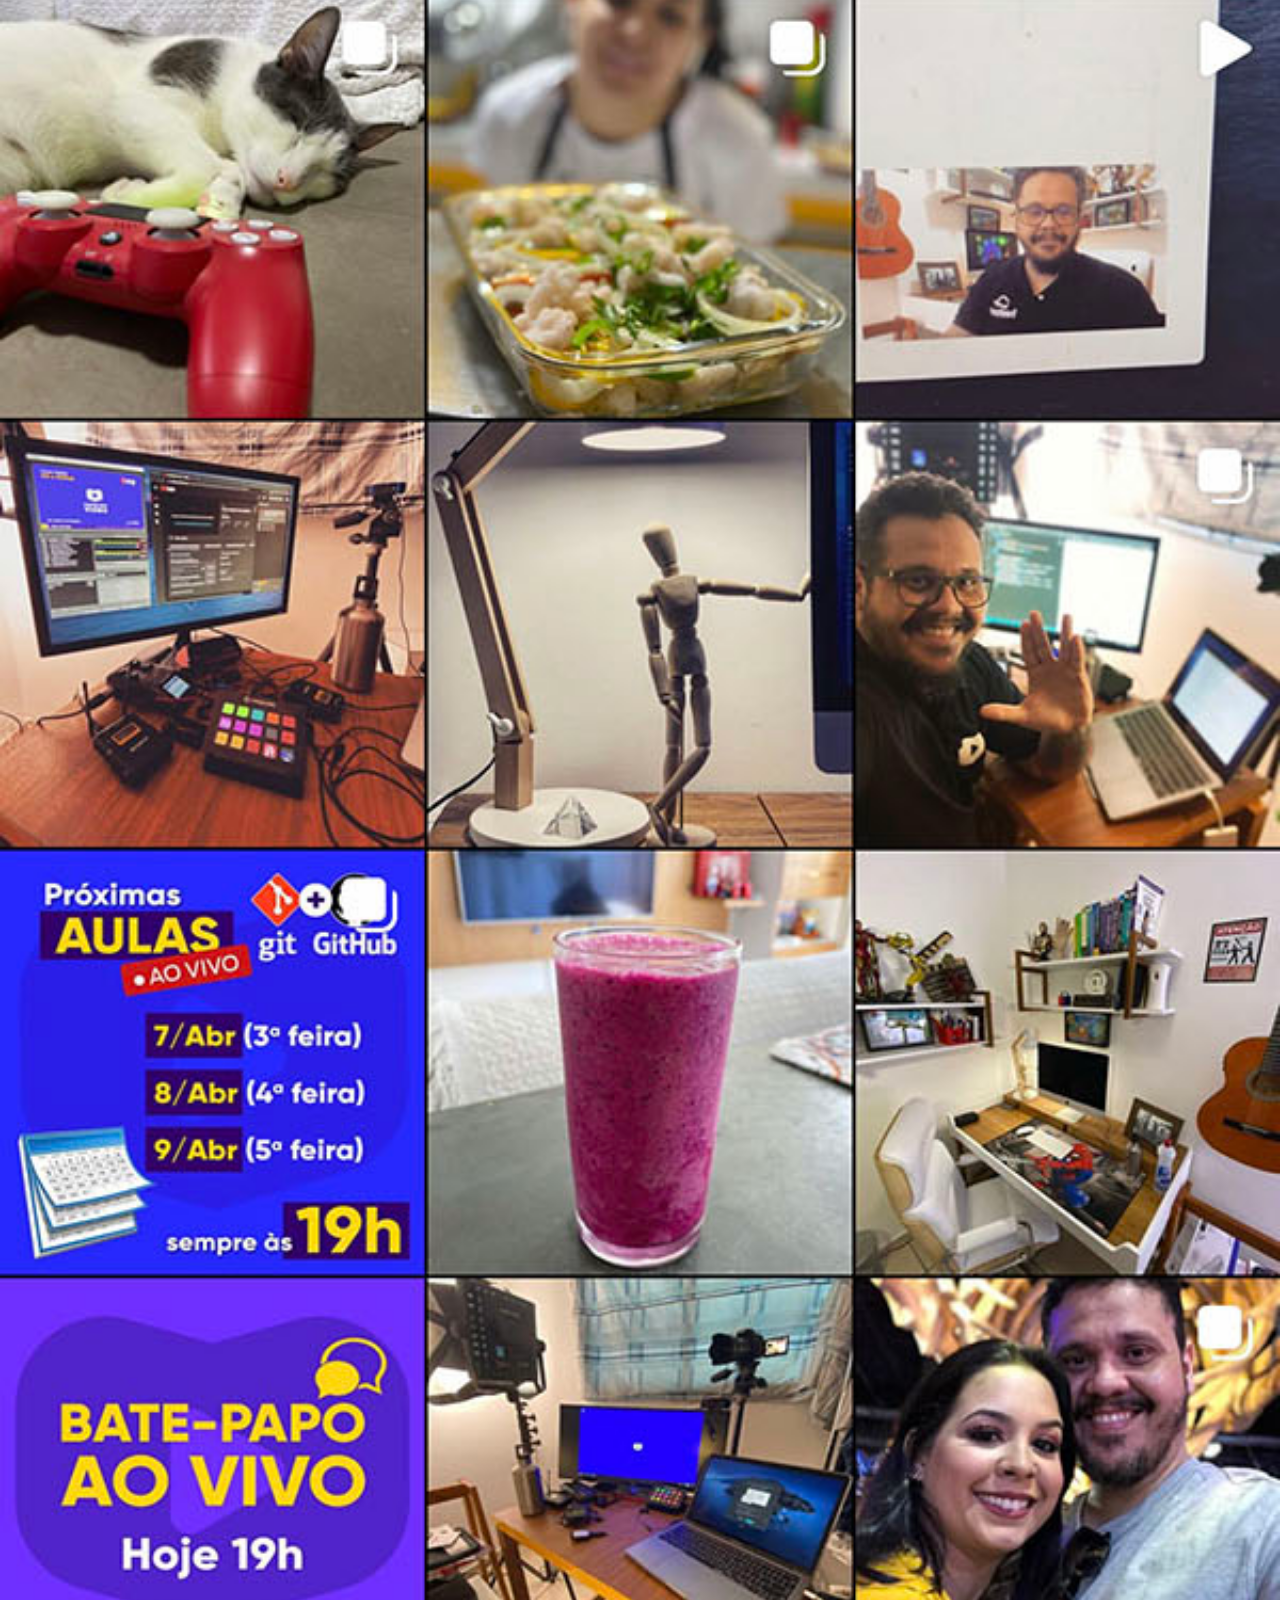
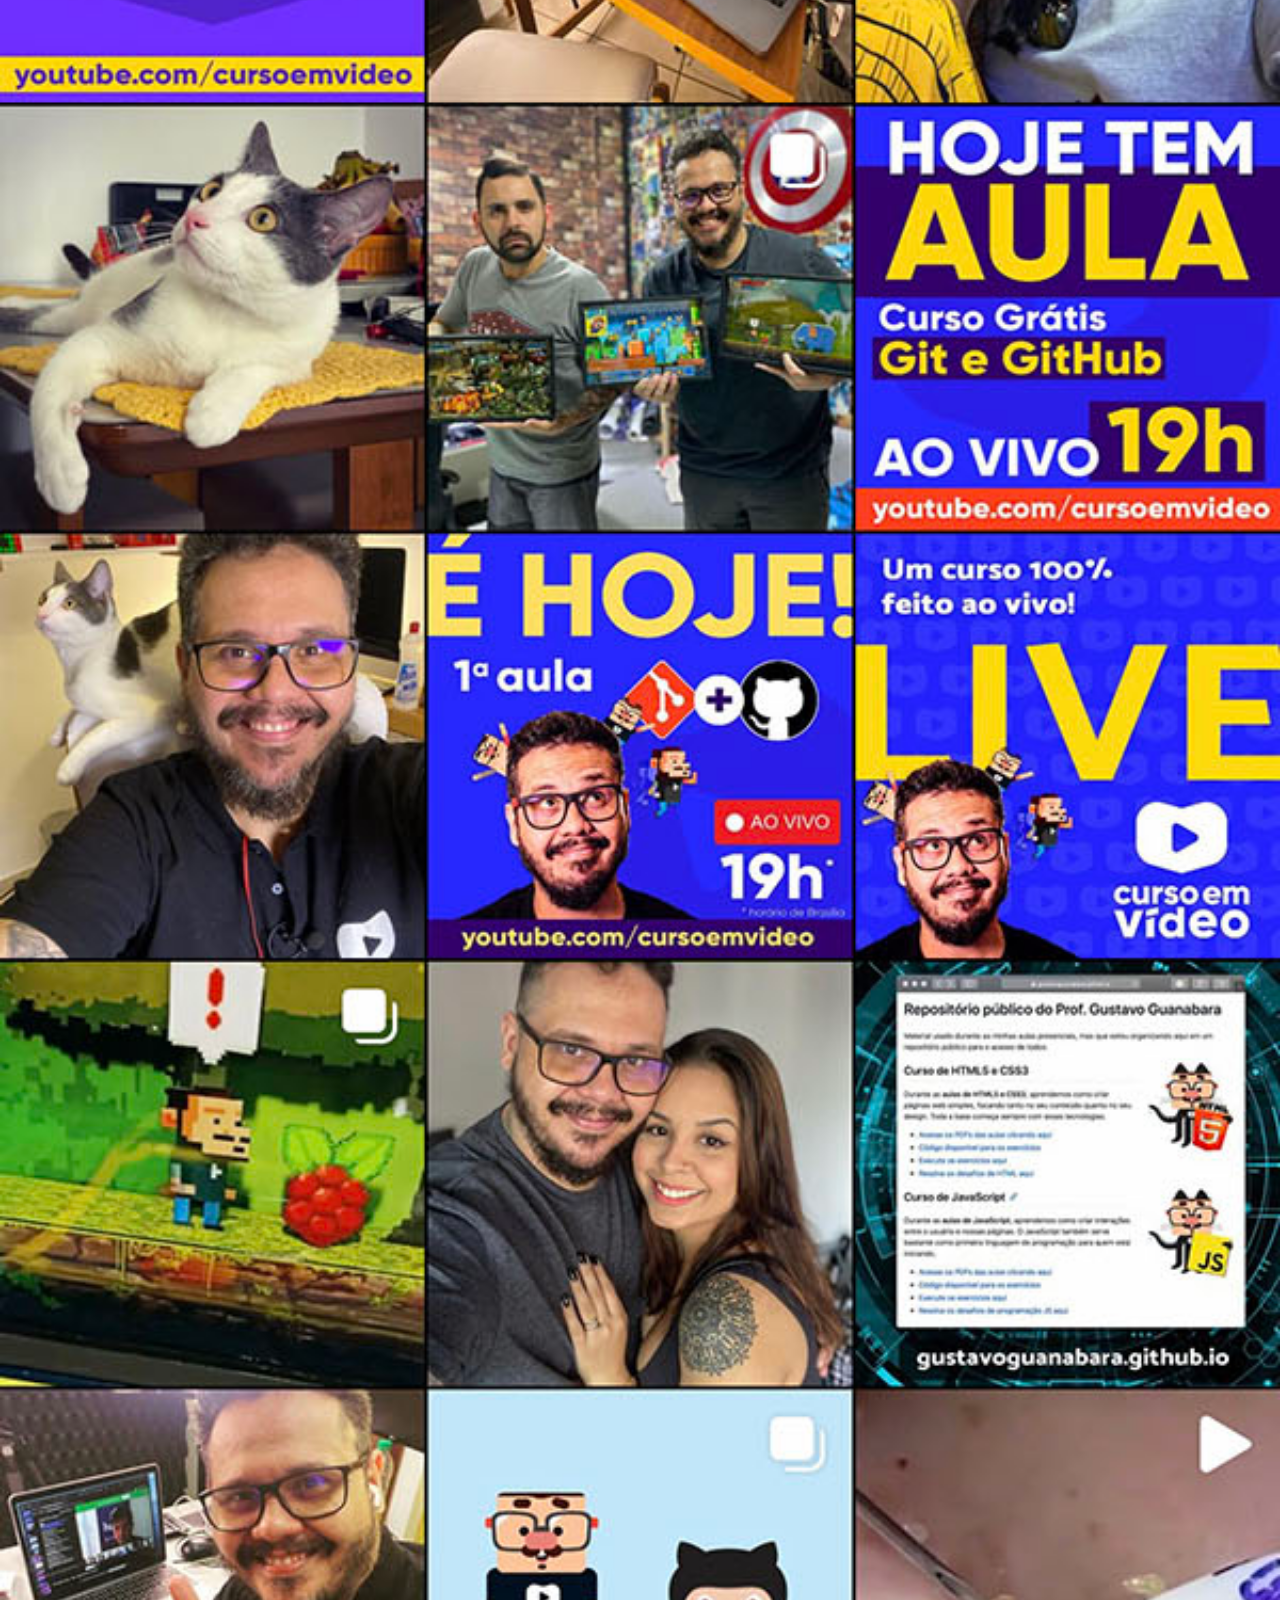
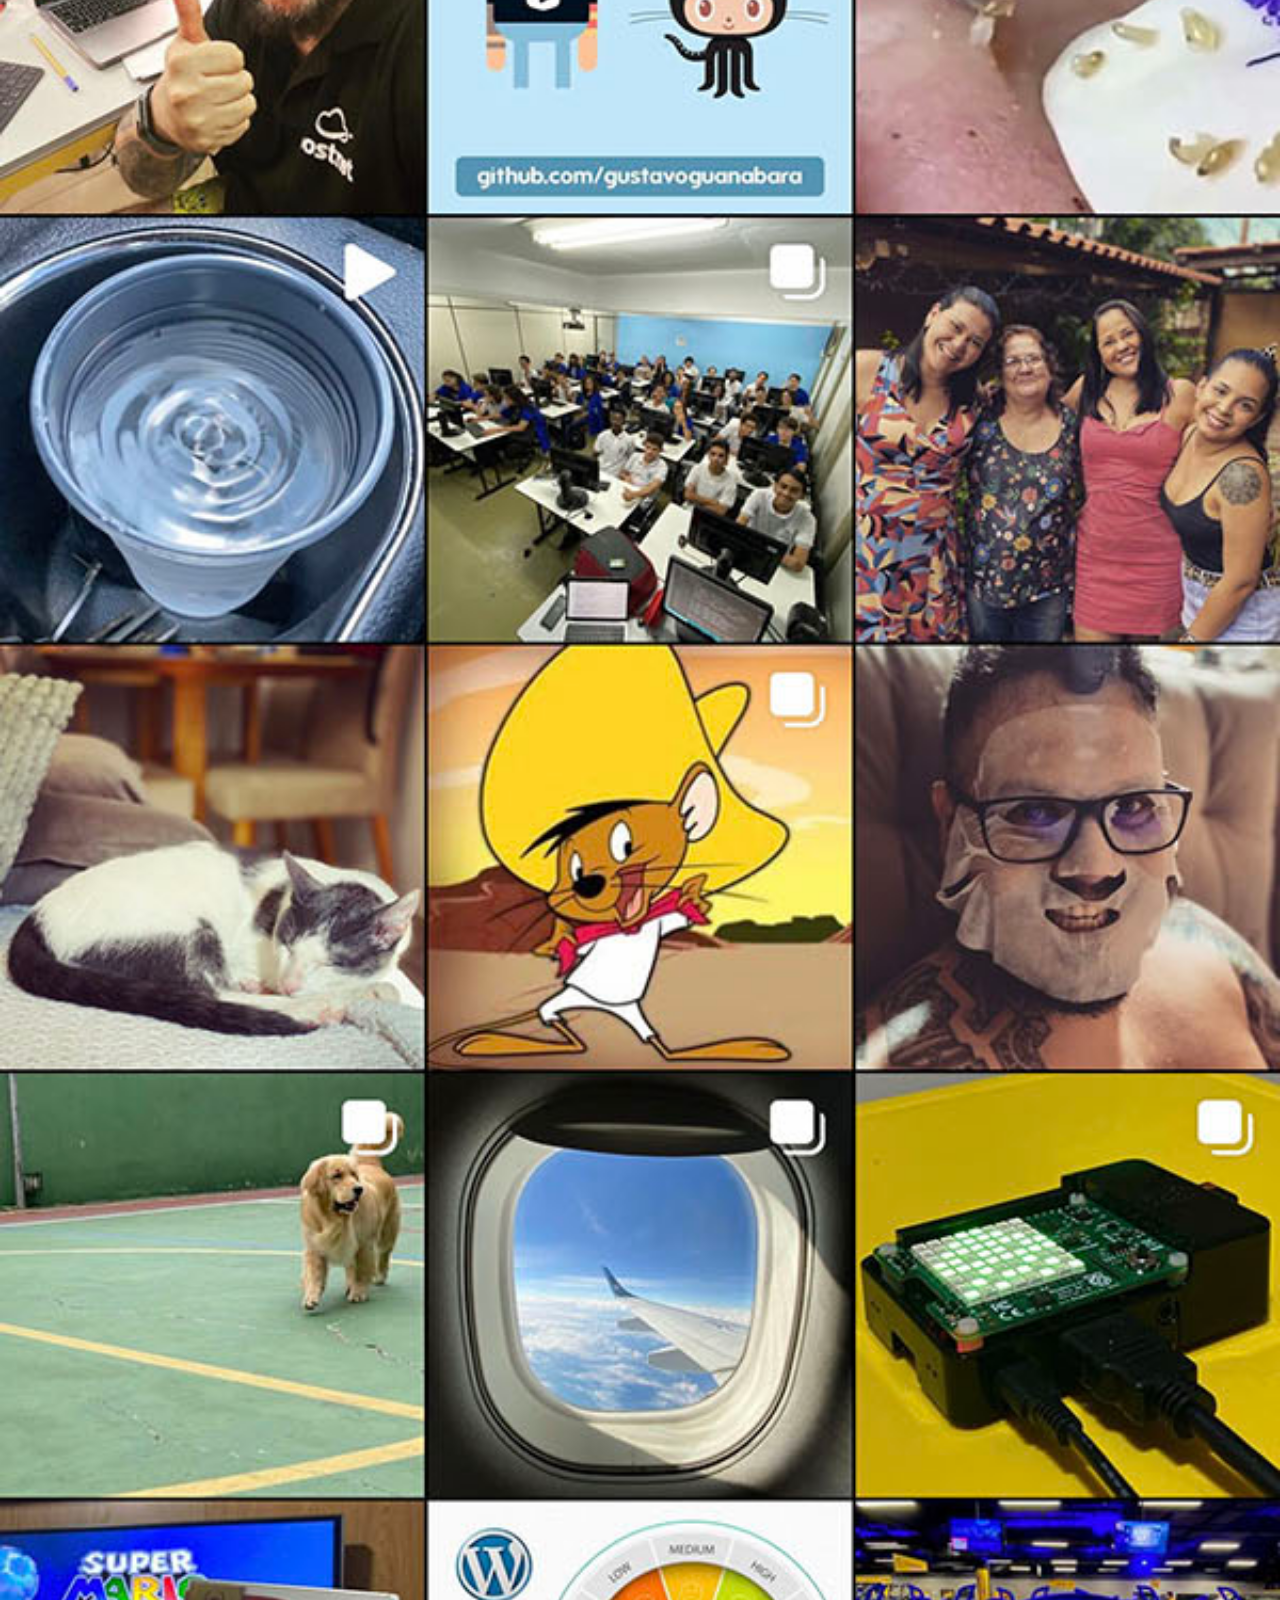
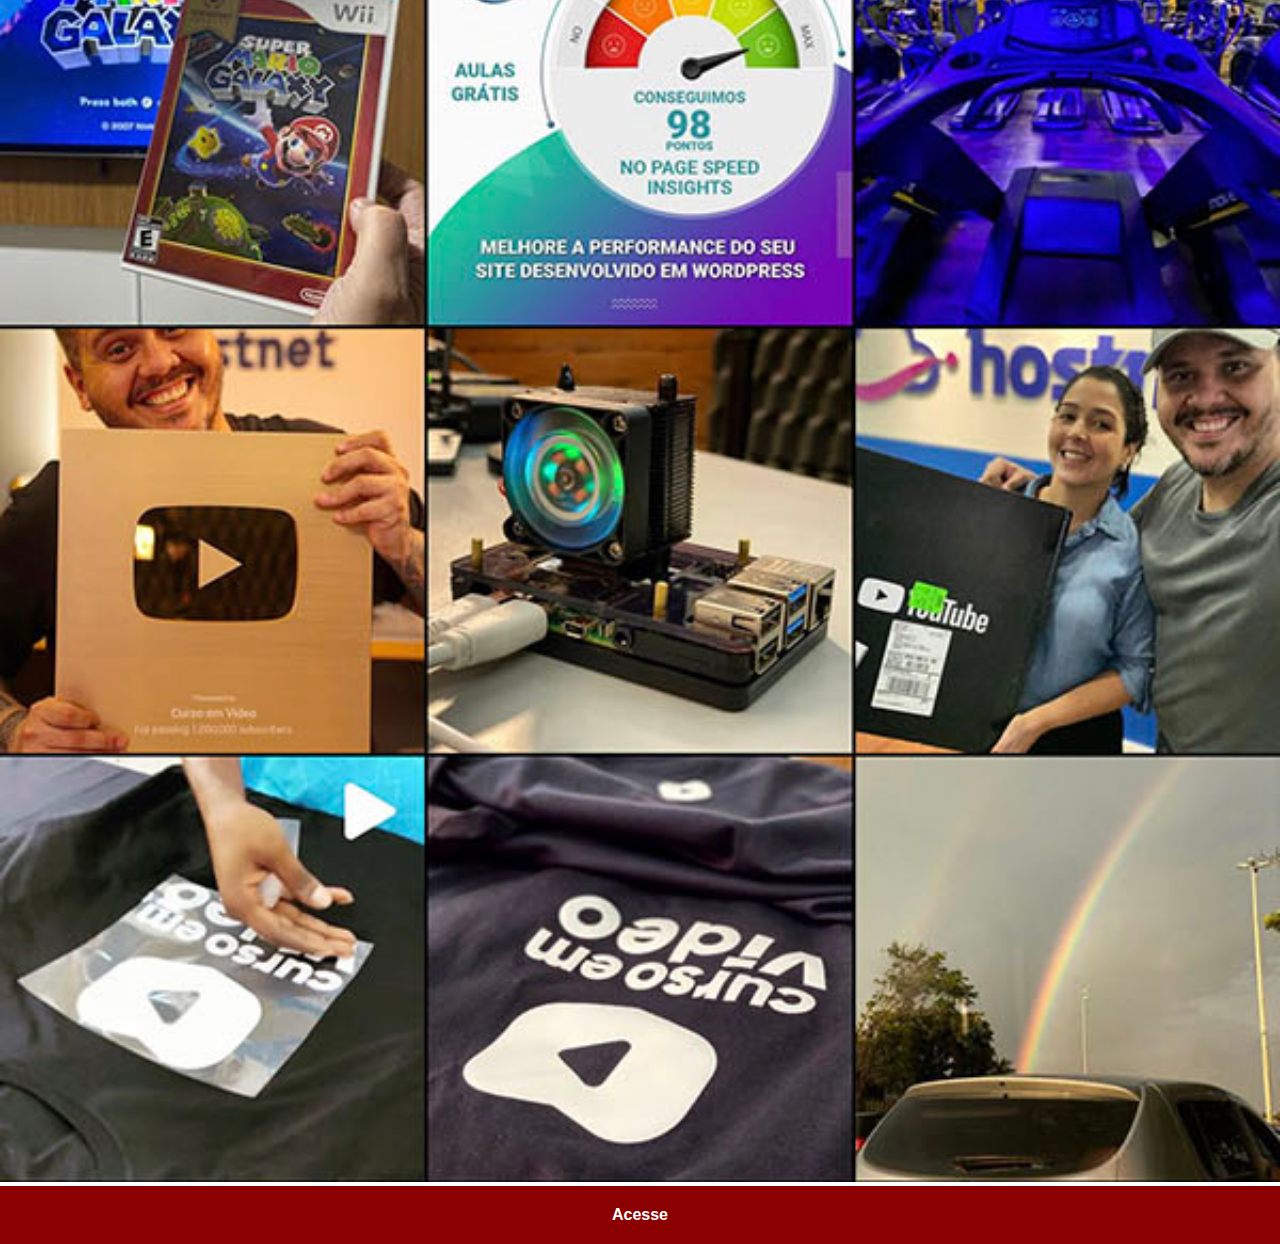
<file: instagram.html>
<!DOCTYPE html>
<html lang="pt-pt">
<head>
    <meta charset="UTF-8">
    <meta http-equiv="X-UA-Compatible" content="IE=edge">
    <meta name="viewport" content="width=device-width, initial-scale=1.0">
    <title>Instagram</title>
    <link rel="stylesheet" href="estilos/social.css">
</head>
<body>
    <img src="imagens/tela-instagram.jpg" alt="Instagram">
    <a href="https://www.instagram.gustavoguanabara/" target="_blank">Acesse</a>
    
</body>
</html>
</file>
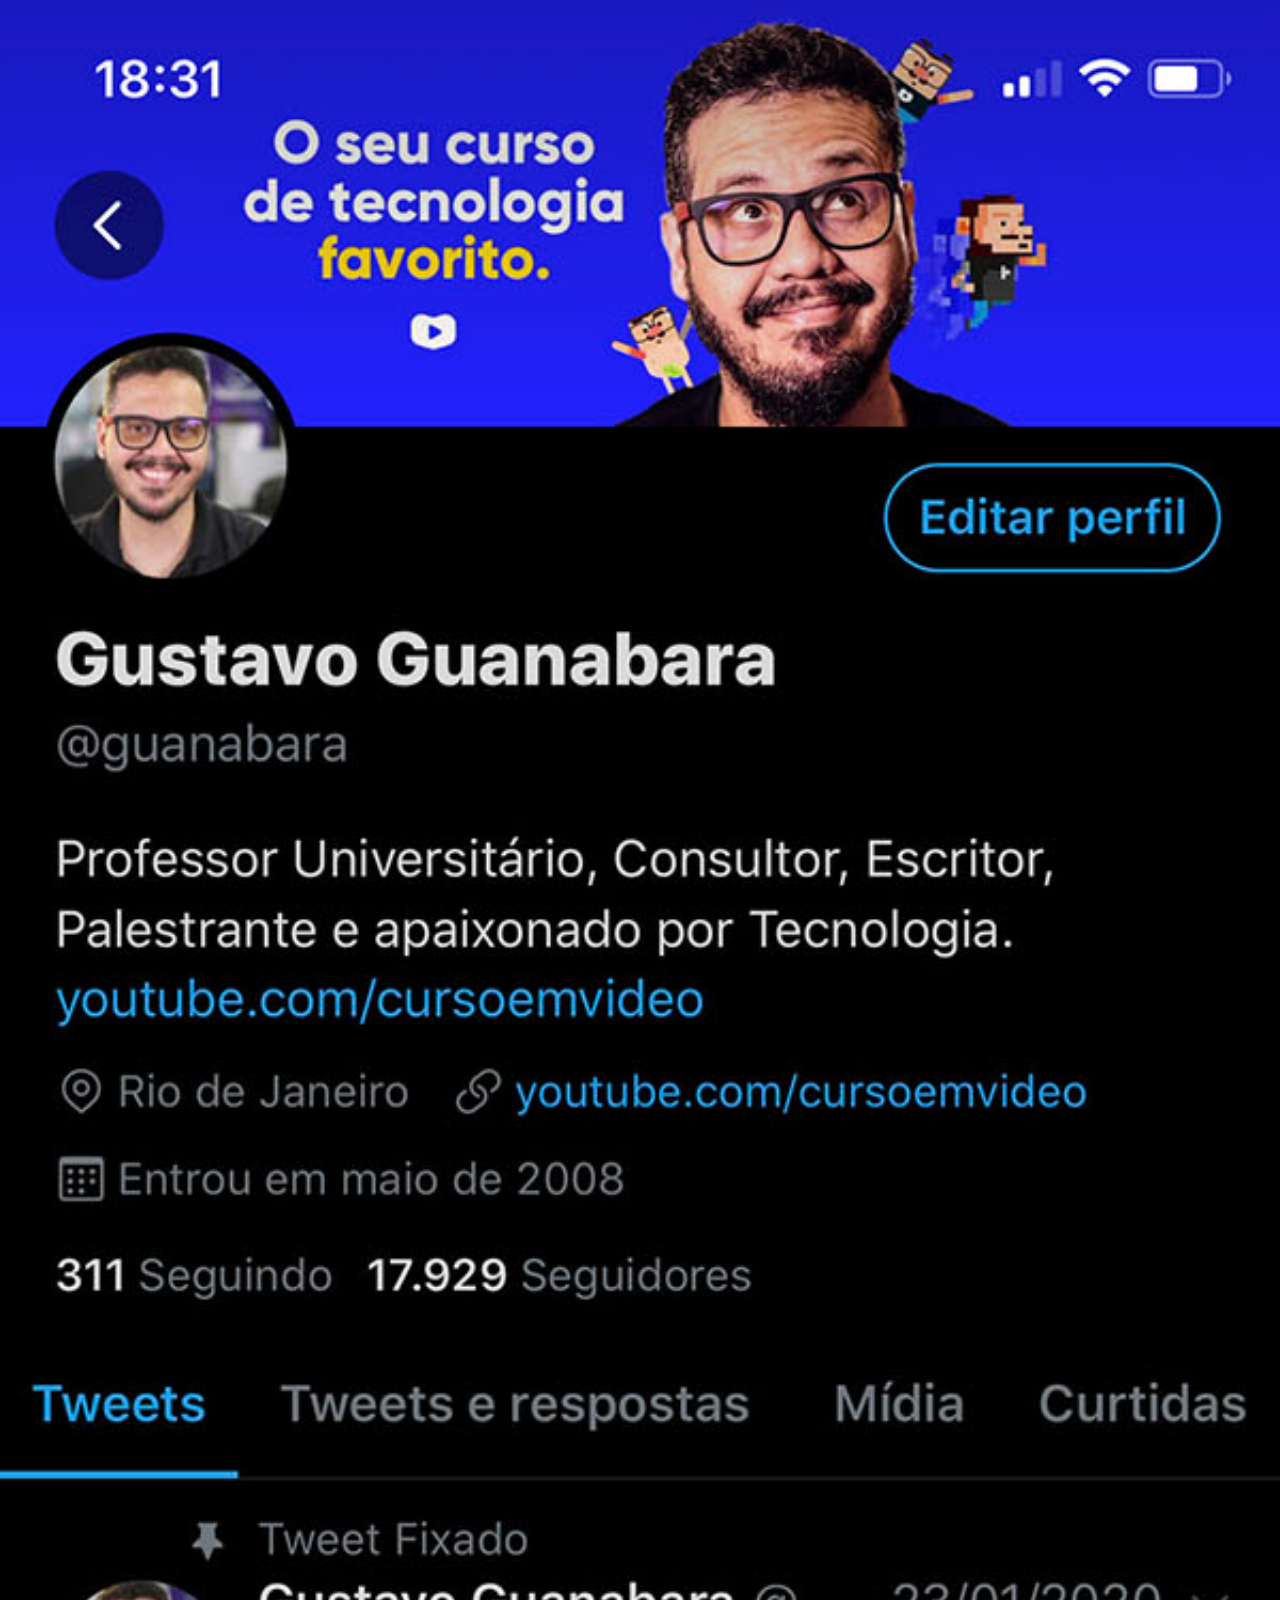
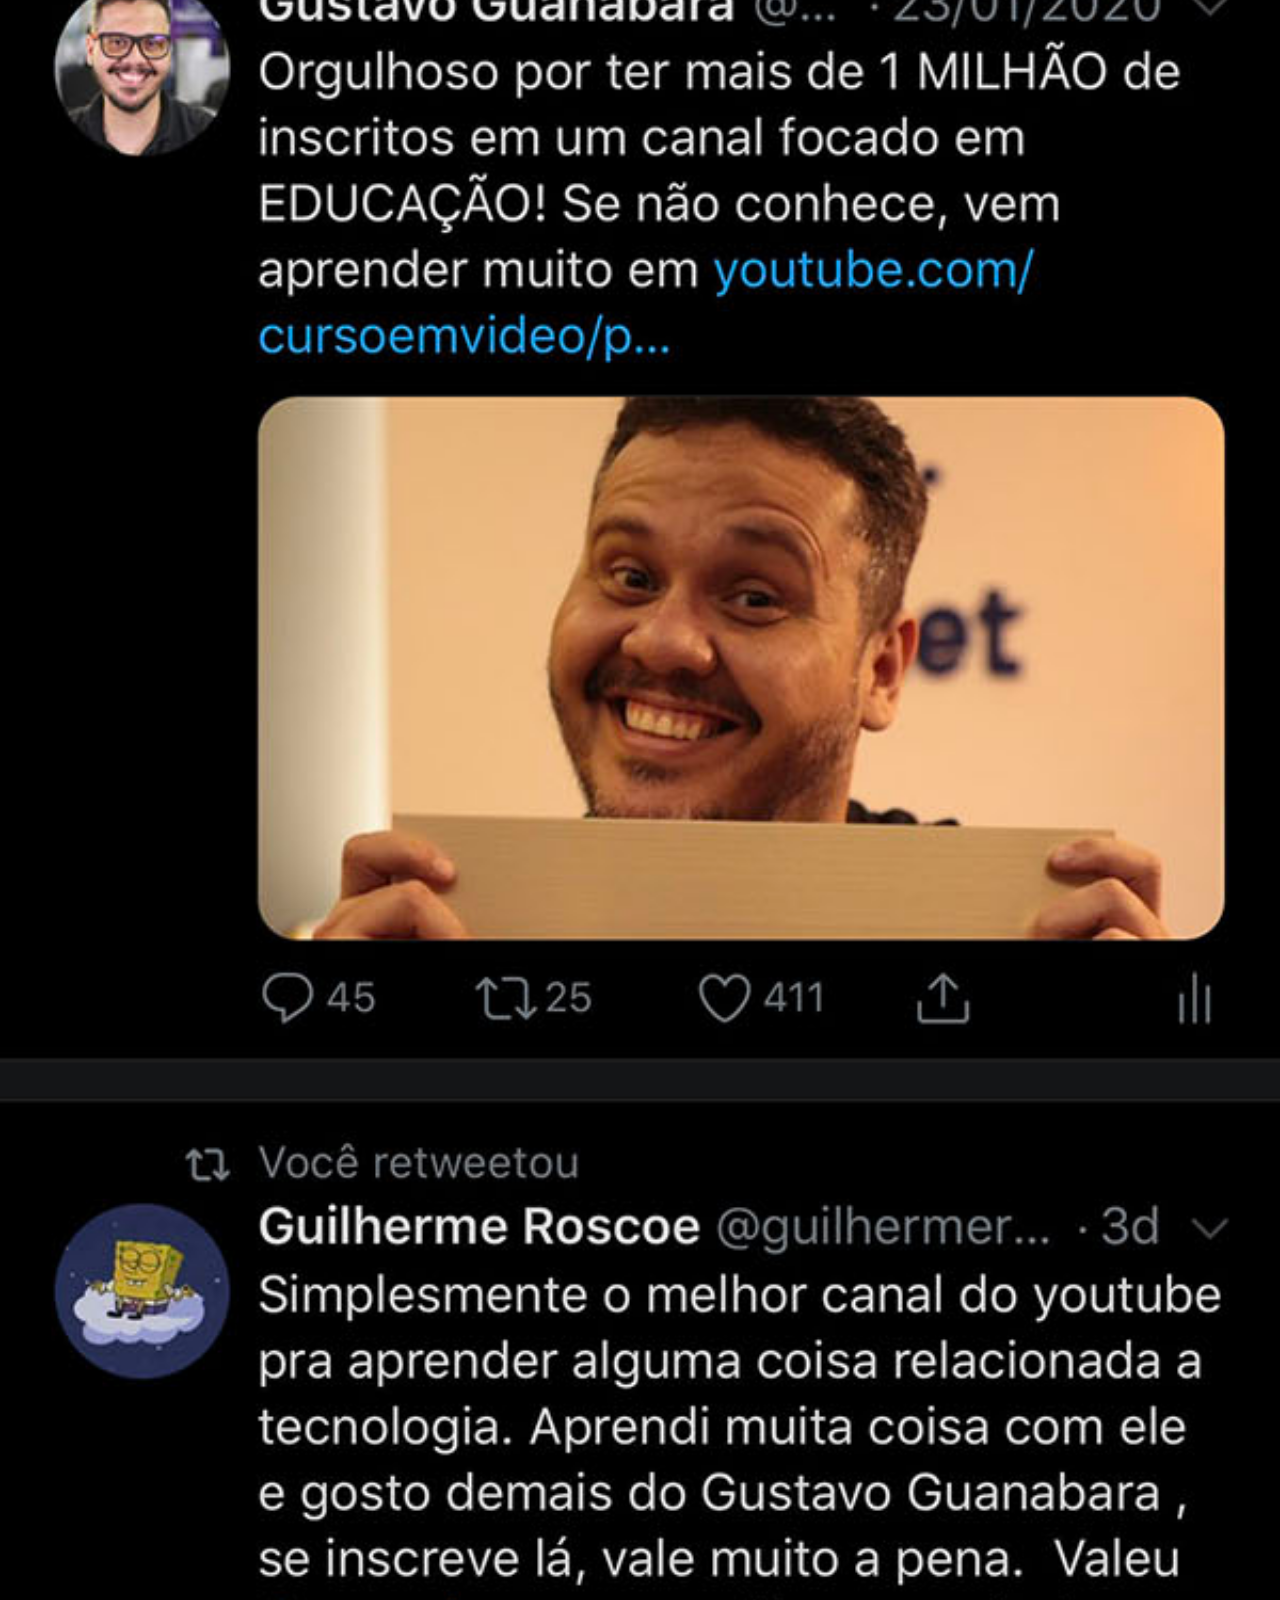
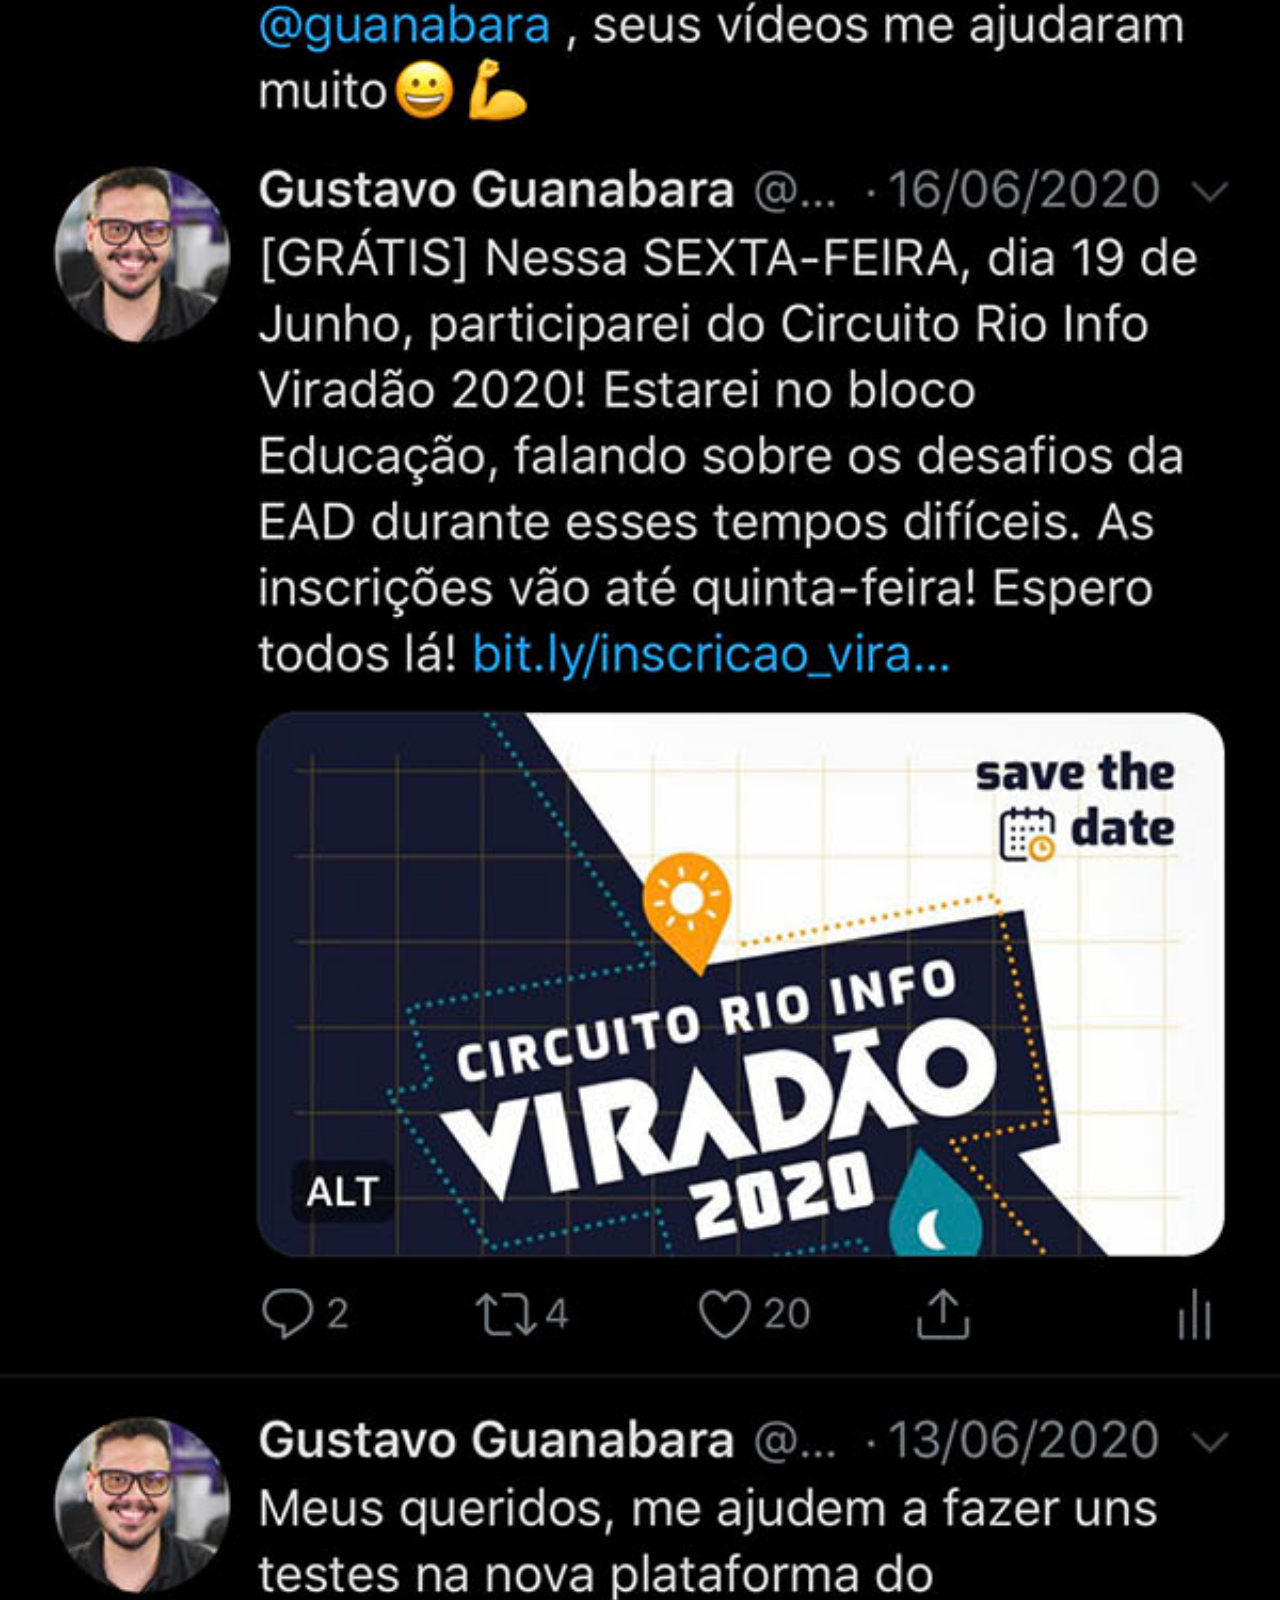
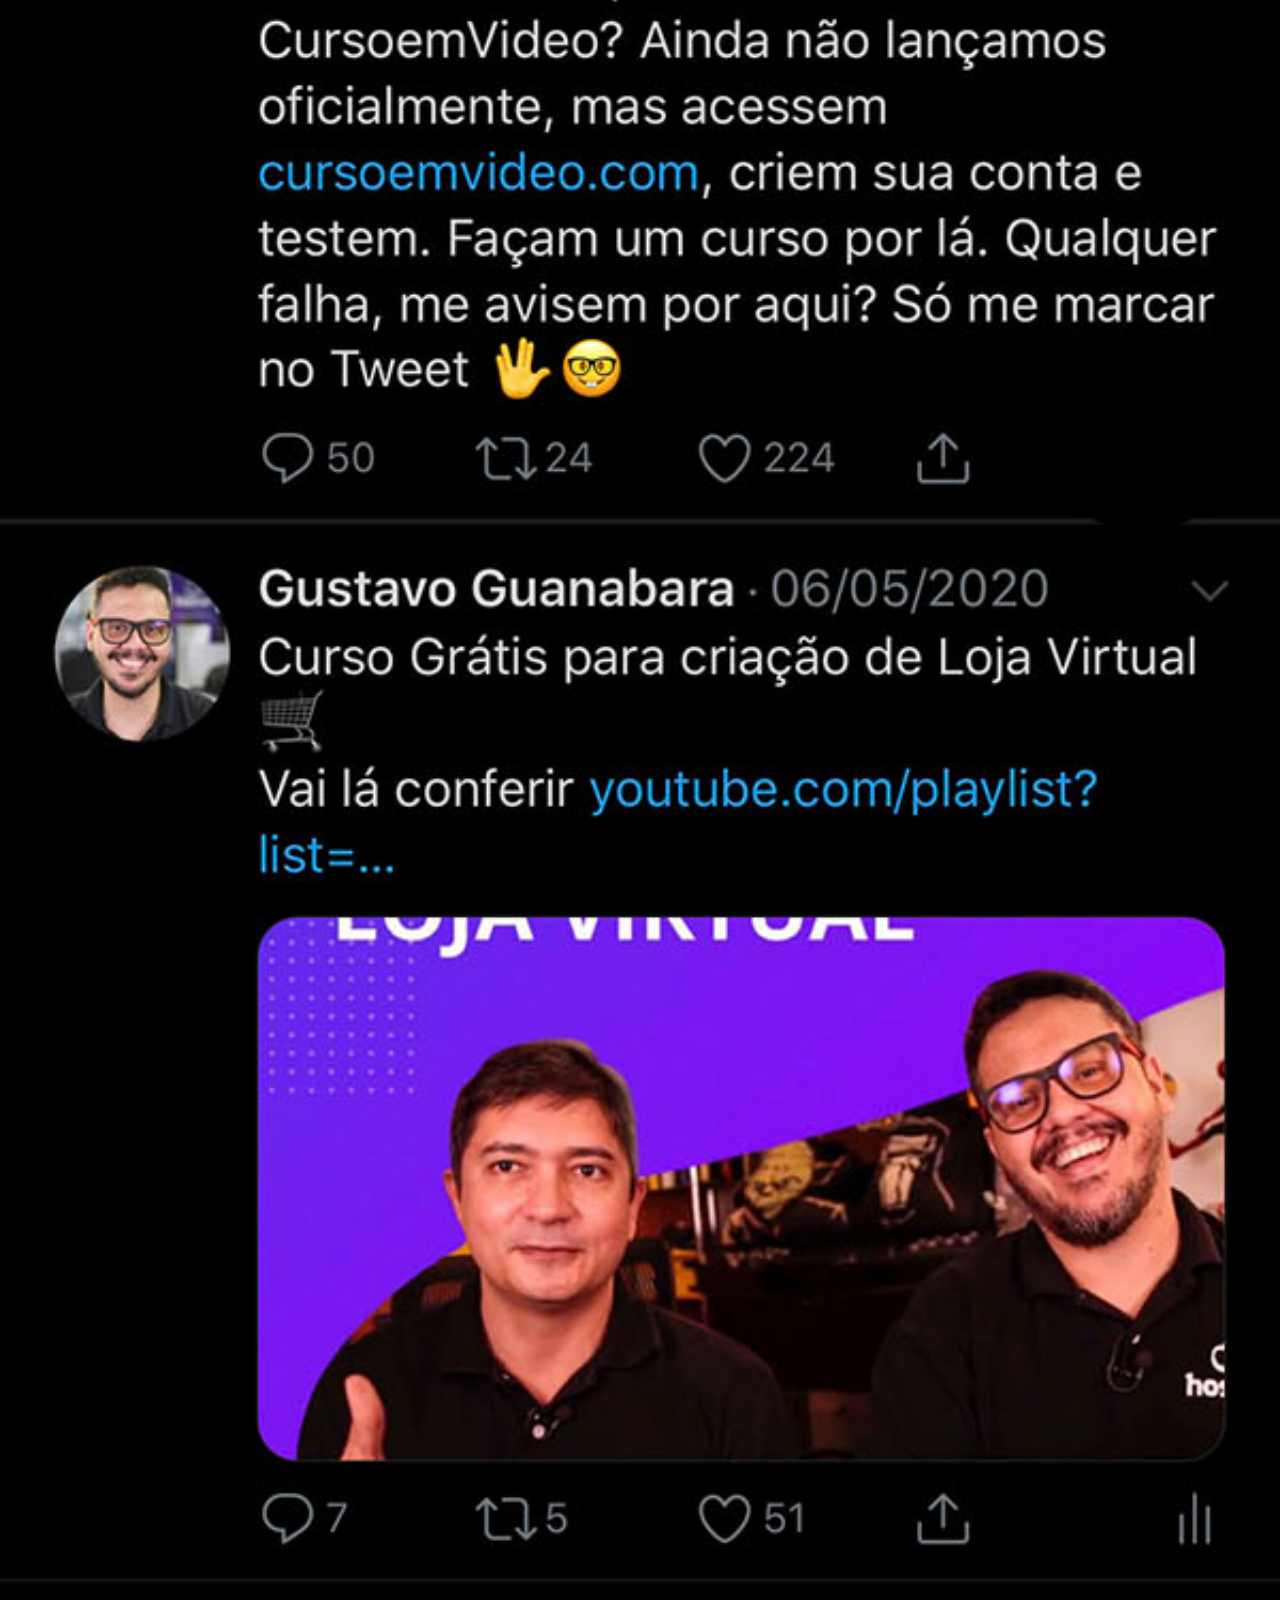
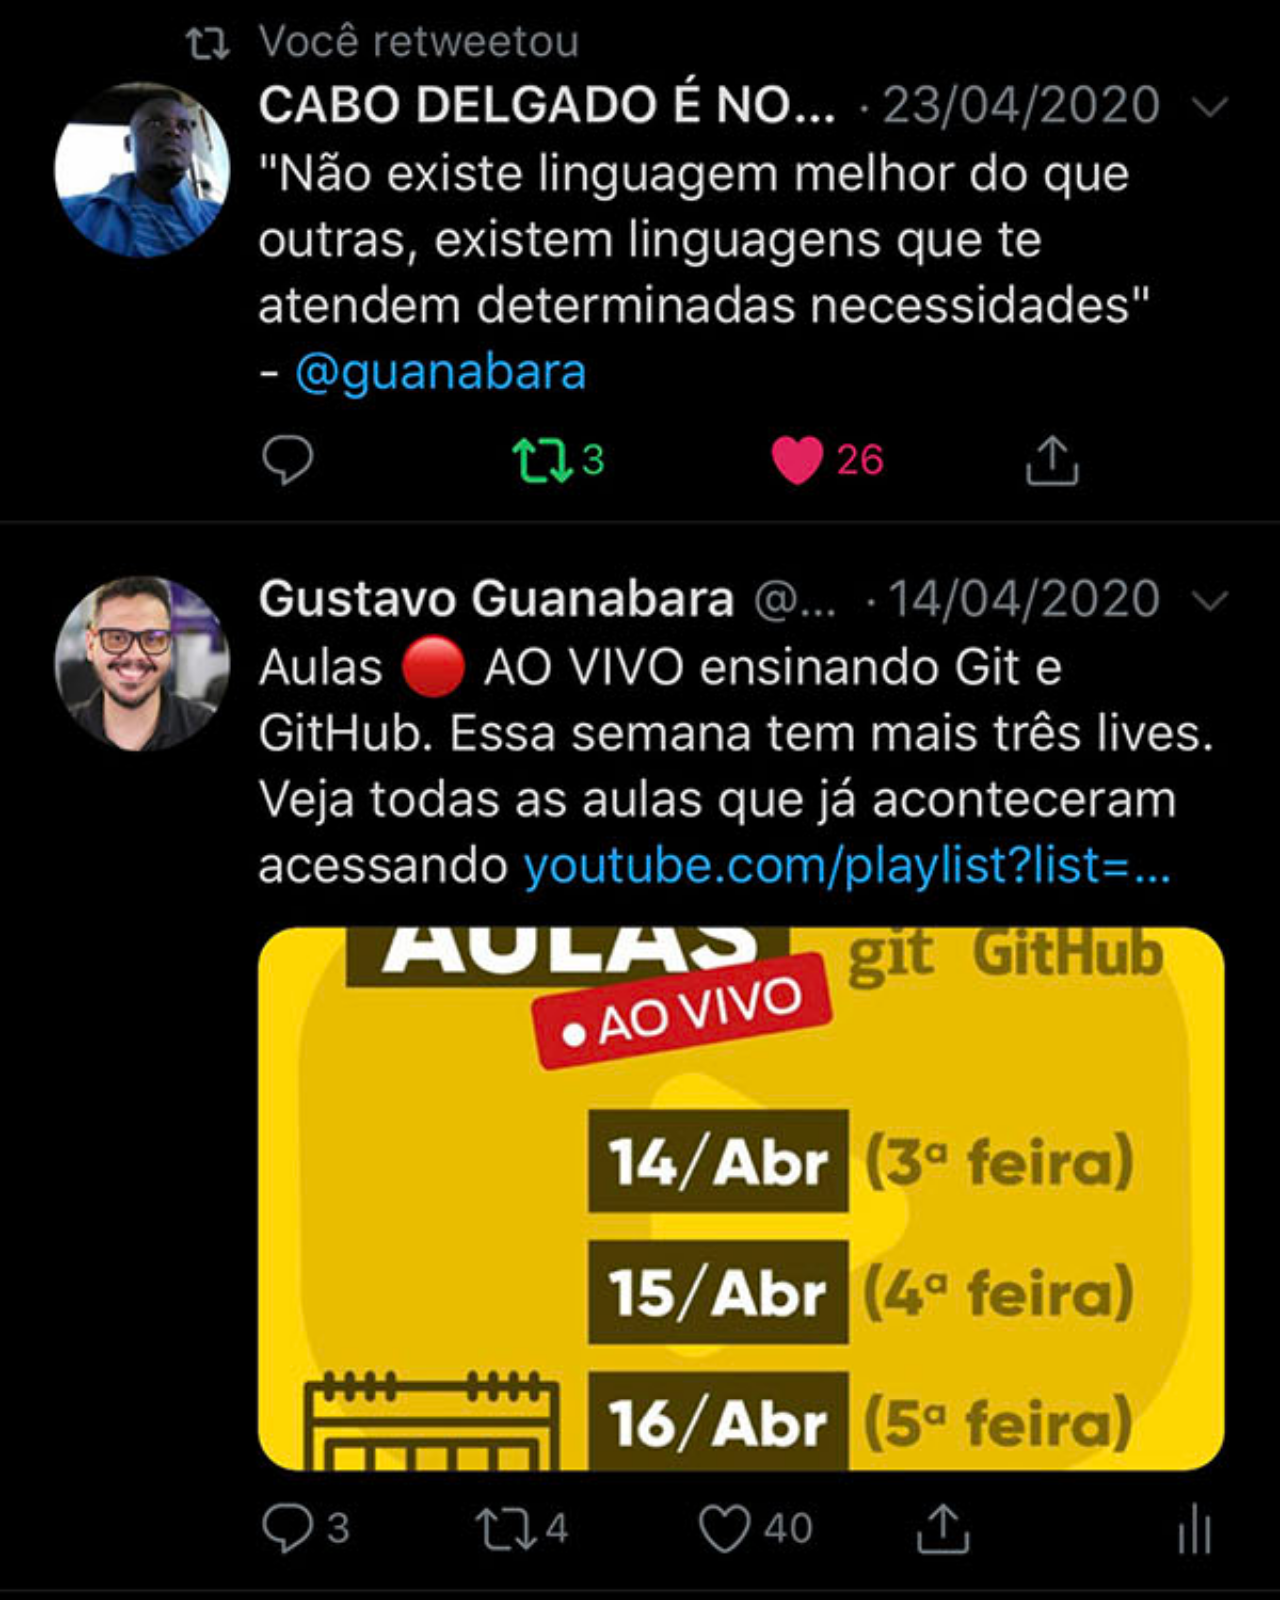
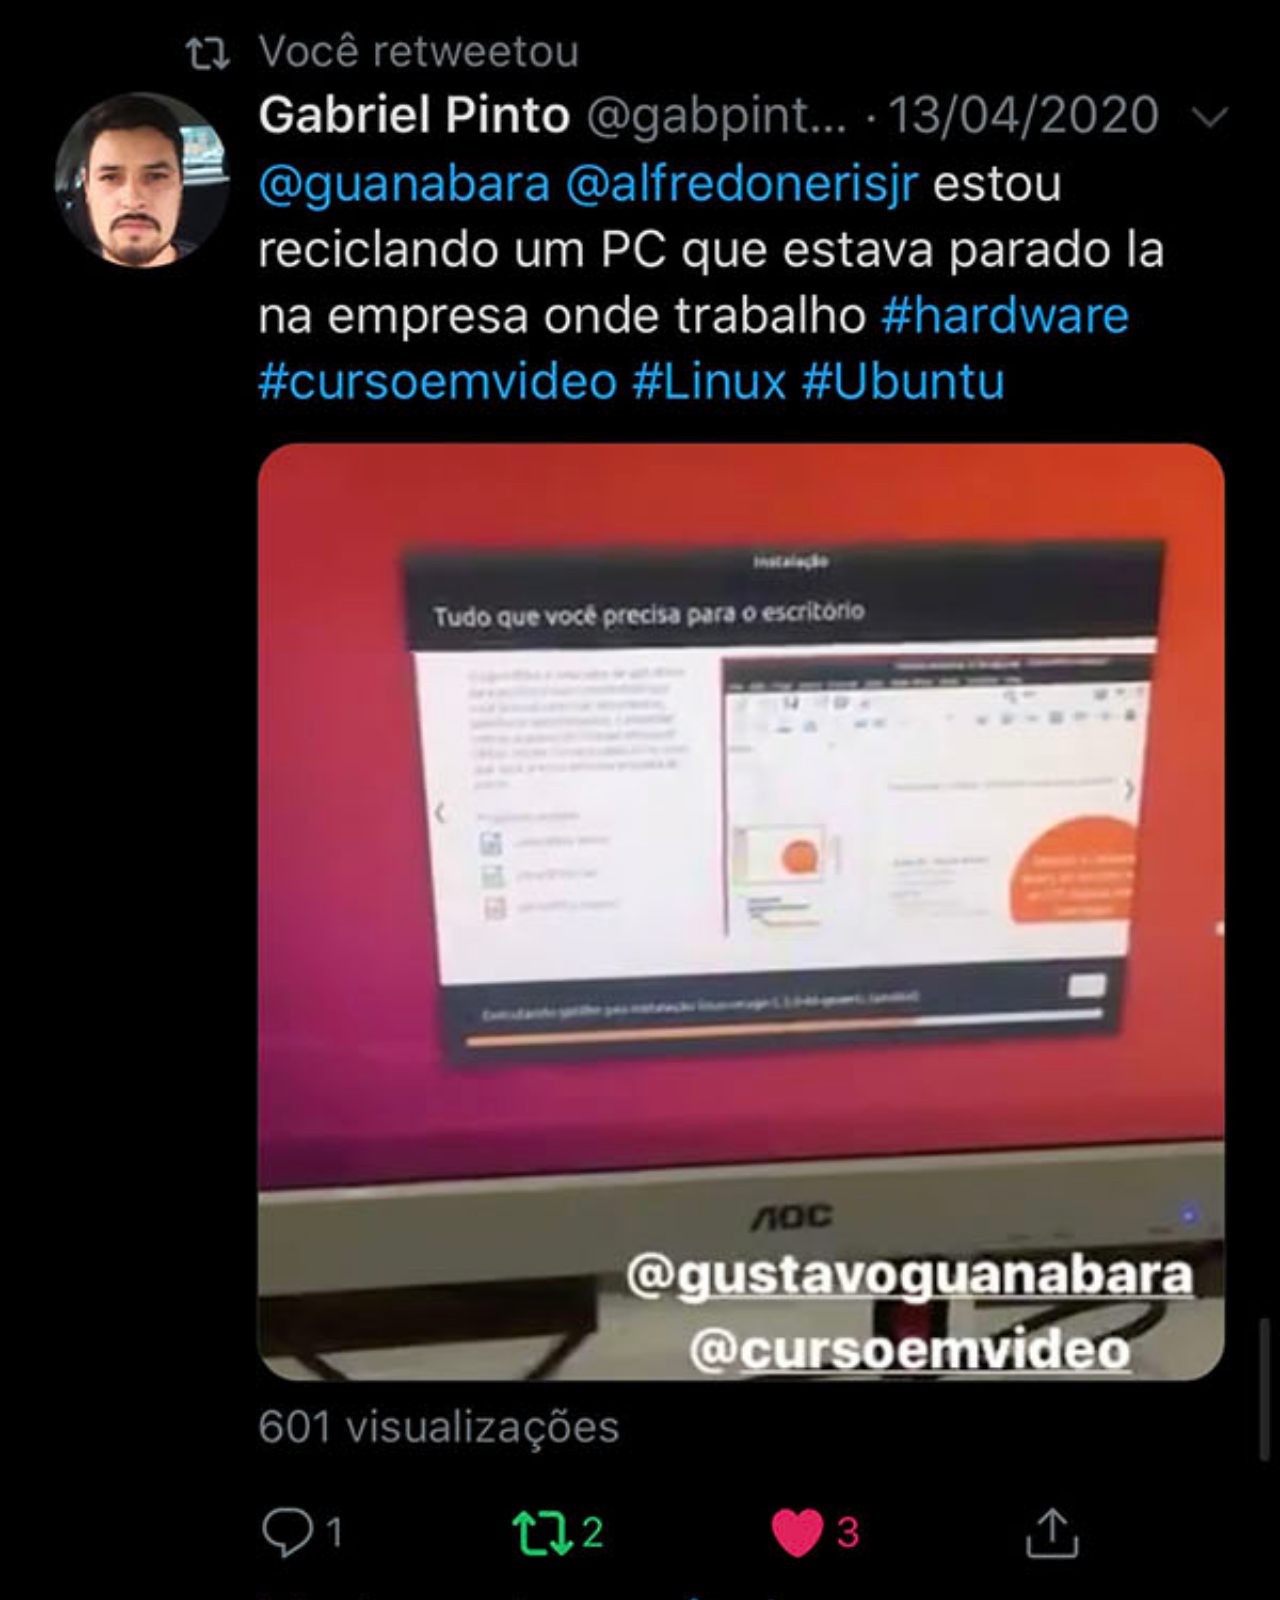
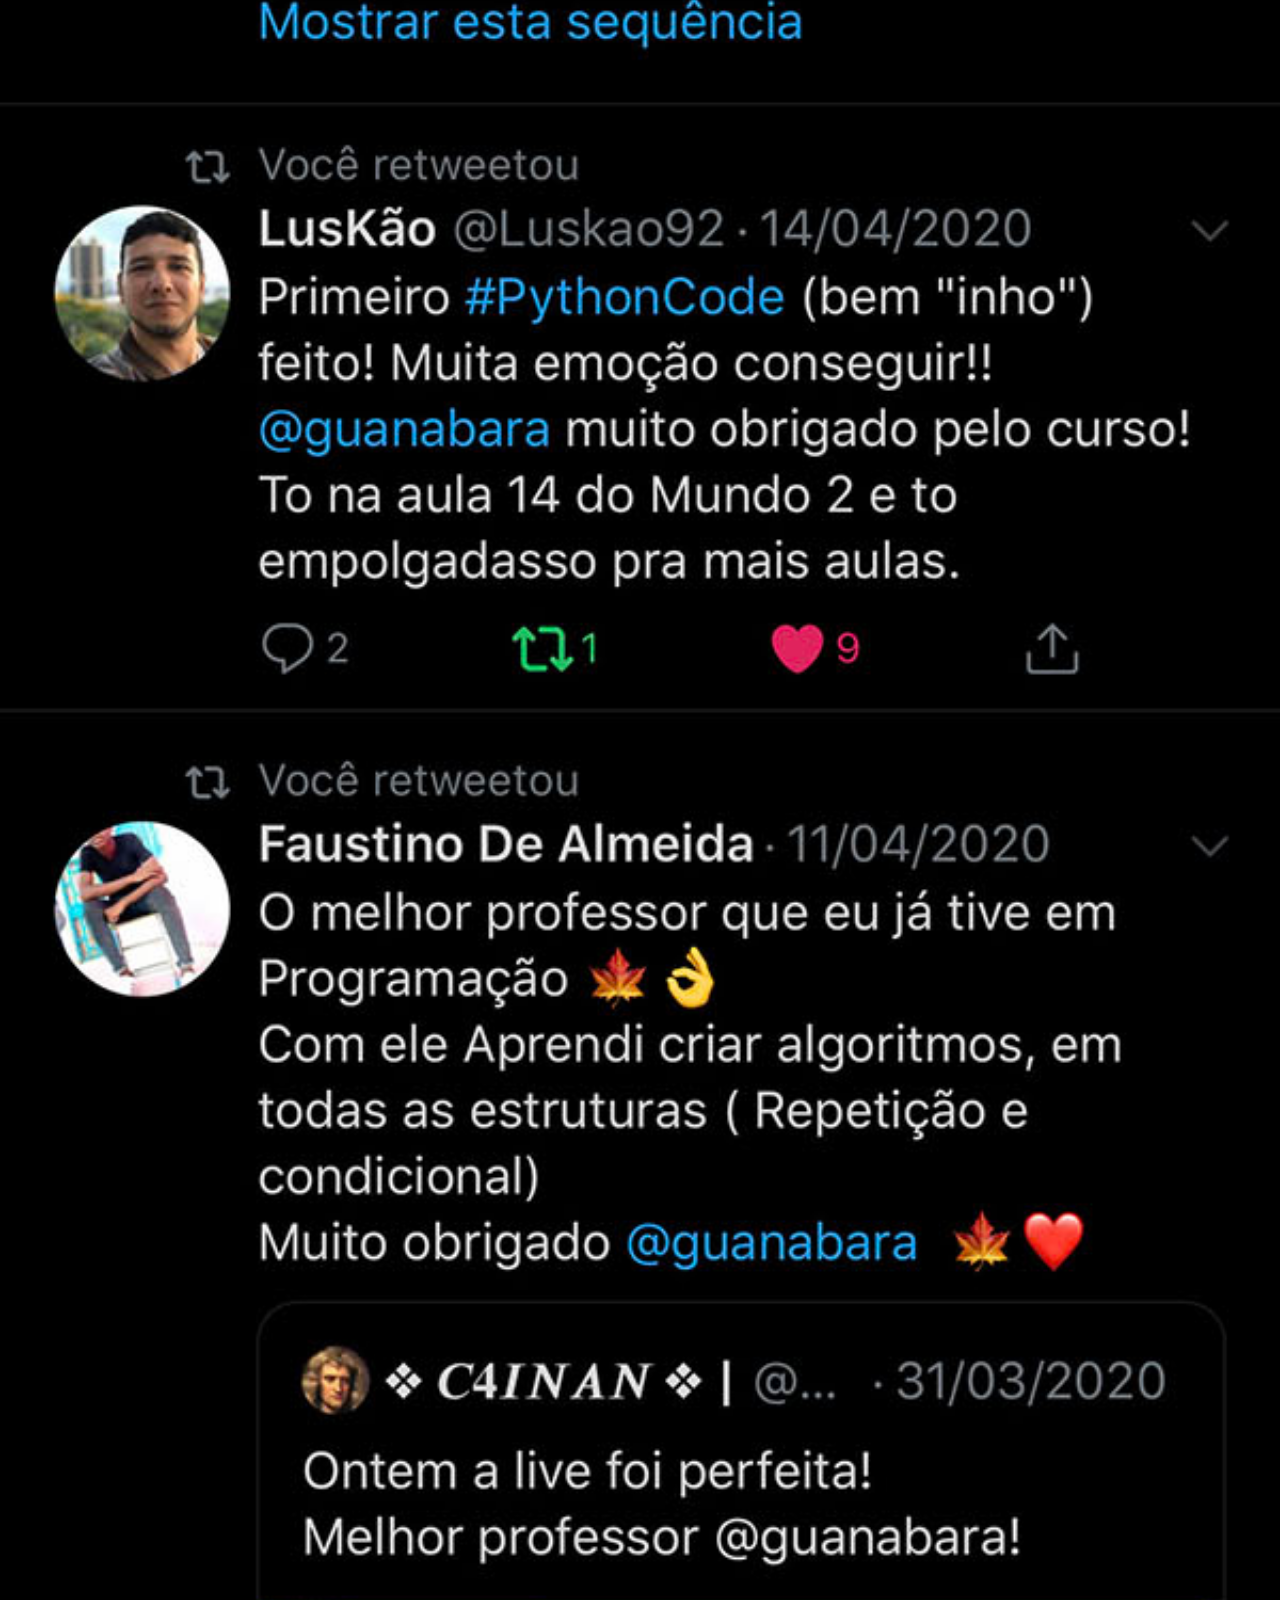
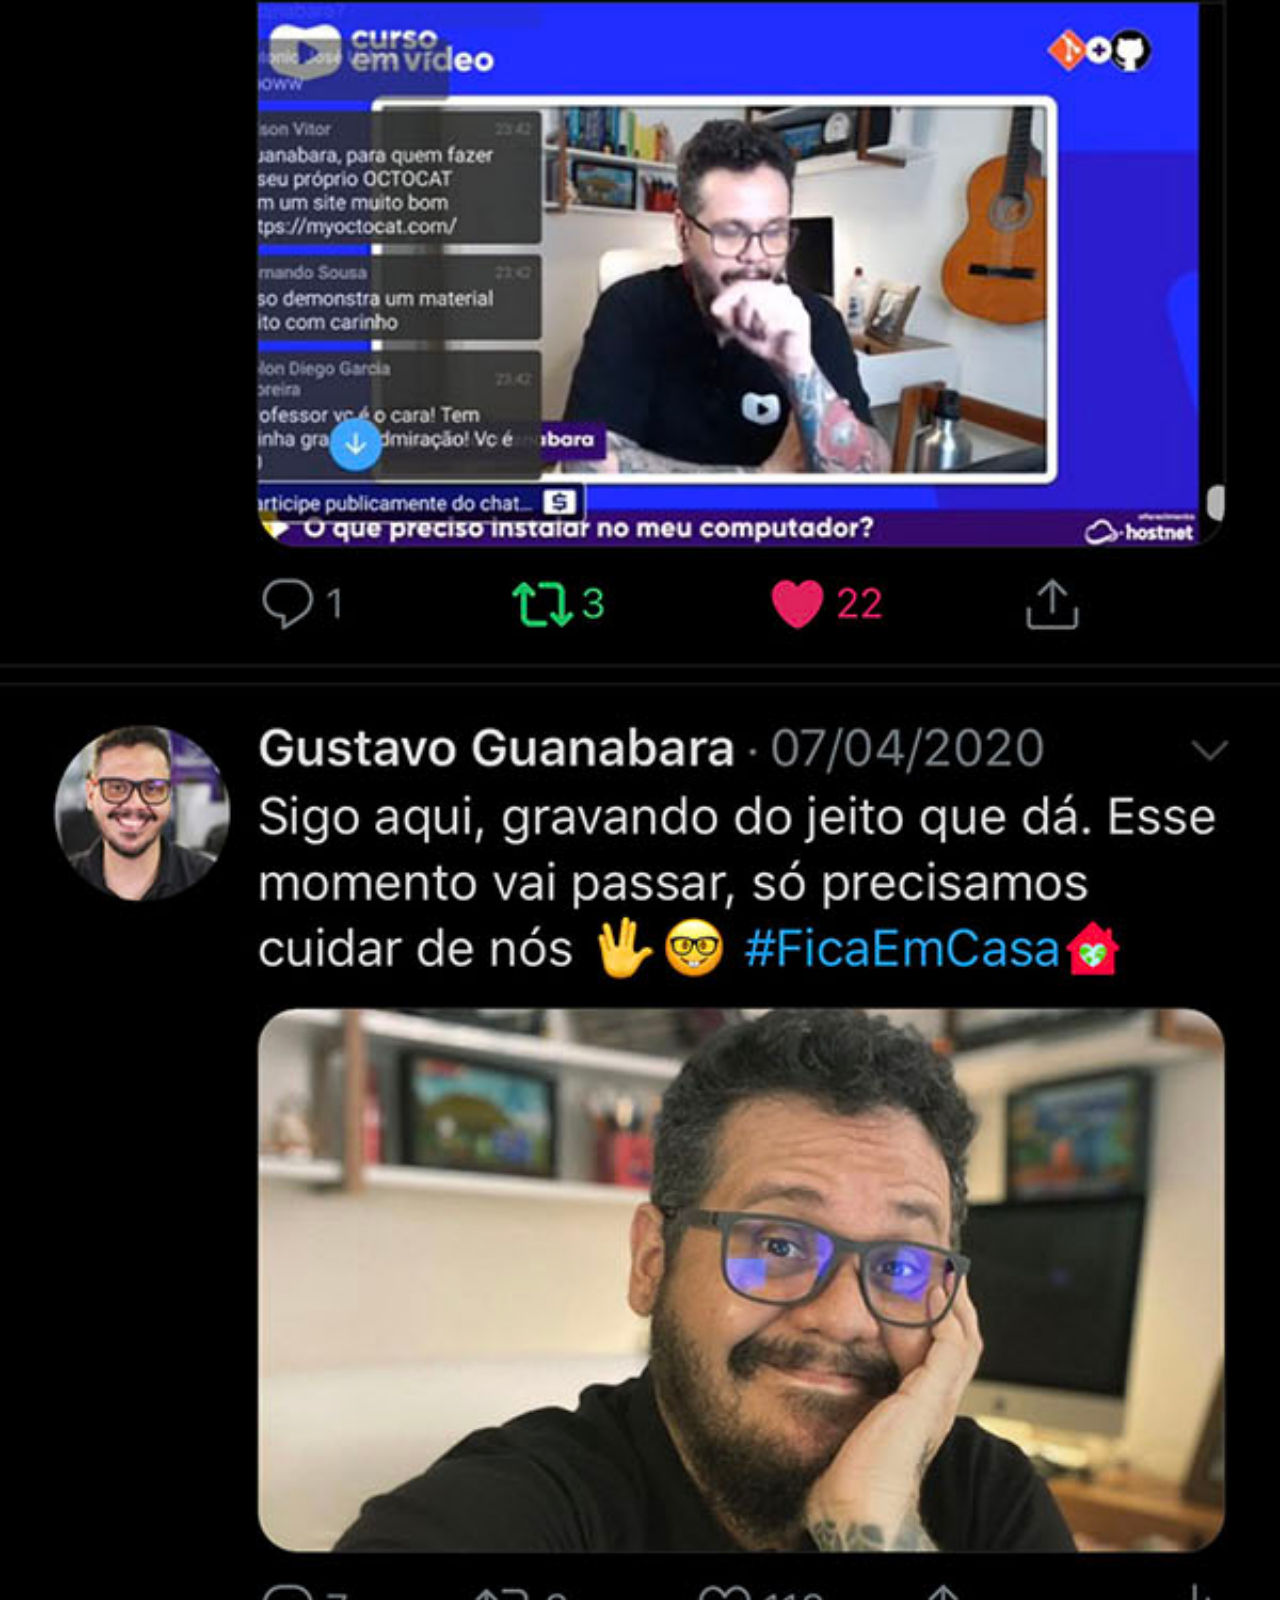
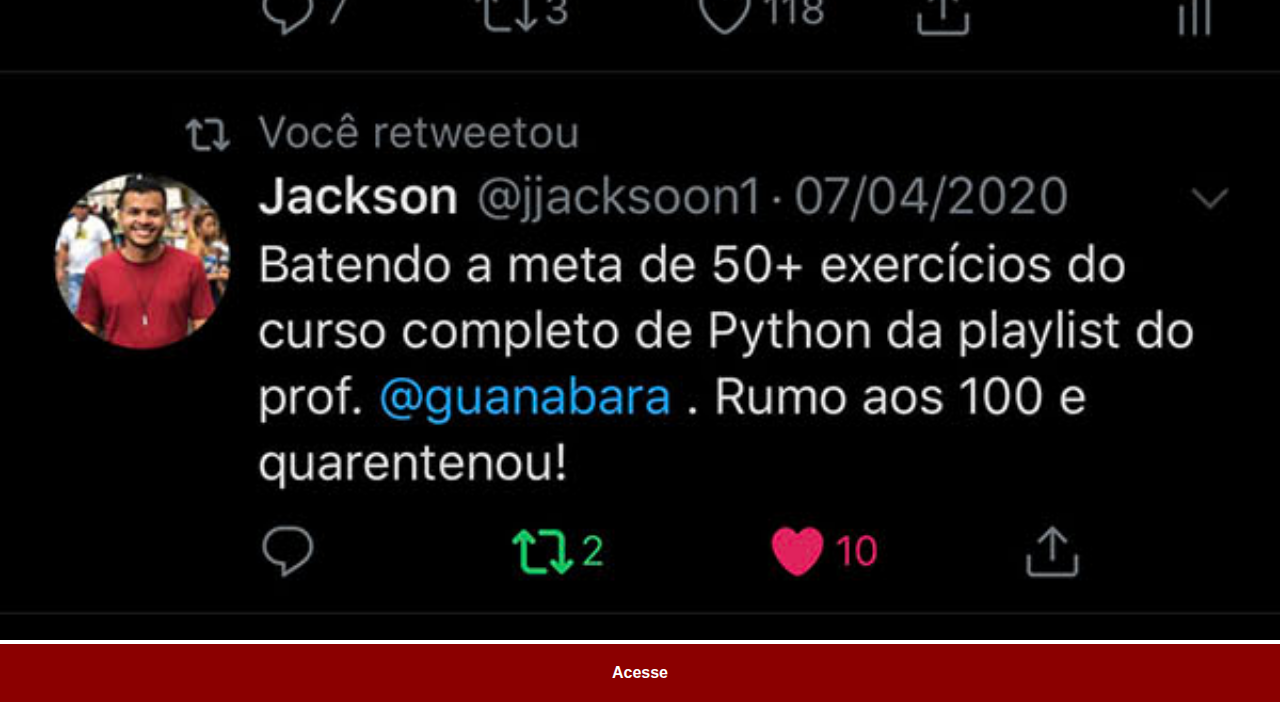
<file: twitter.html>
<!DOCTYPE html>
<html lang="pt-pt">
<head>
    <meta charset="UTF-8">
    <meta http-equiv="X-UA-Compatible" content="IE=edge">
    <meta name="viewport" content="width=device-width, initial-scale=1.0">
    <title>Twitter</title>
    <link rel="stylesheet" href="estilos/social.css">

</head>
<body>
    <img src="imagens/tela-twitter.jpg" alt="Twitter">
    <a href="https://" target="_blank">Acesse</a>
    
</body>
</html>
</file>
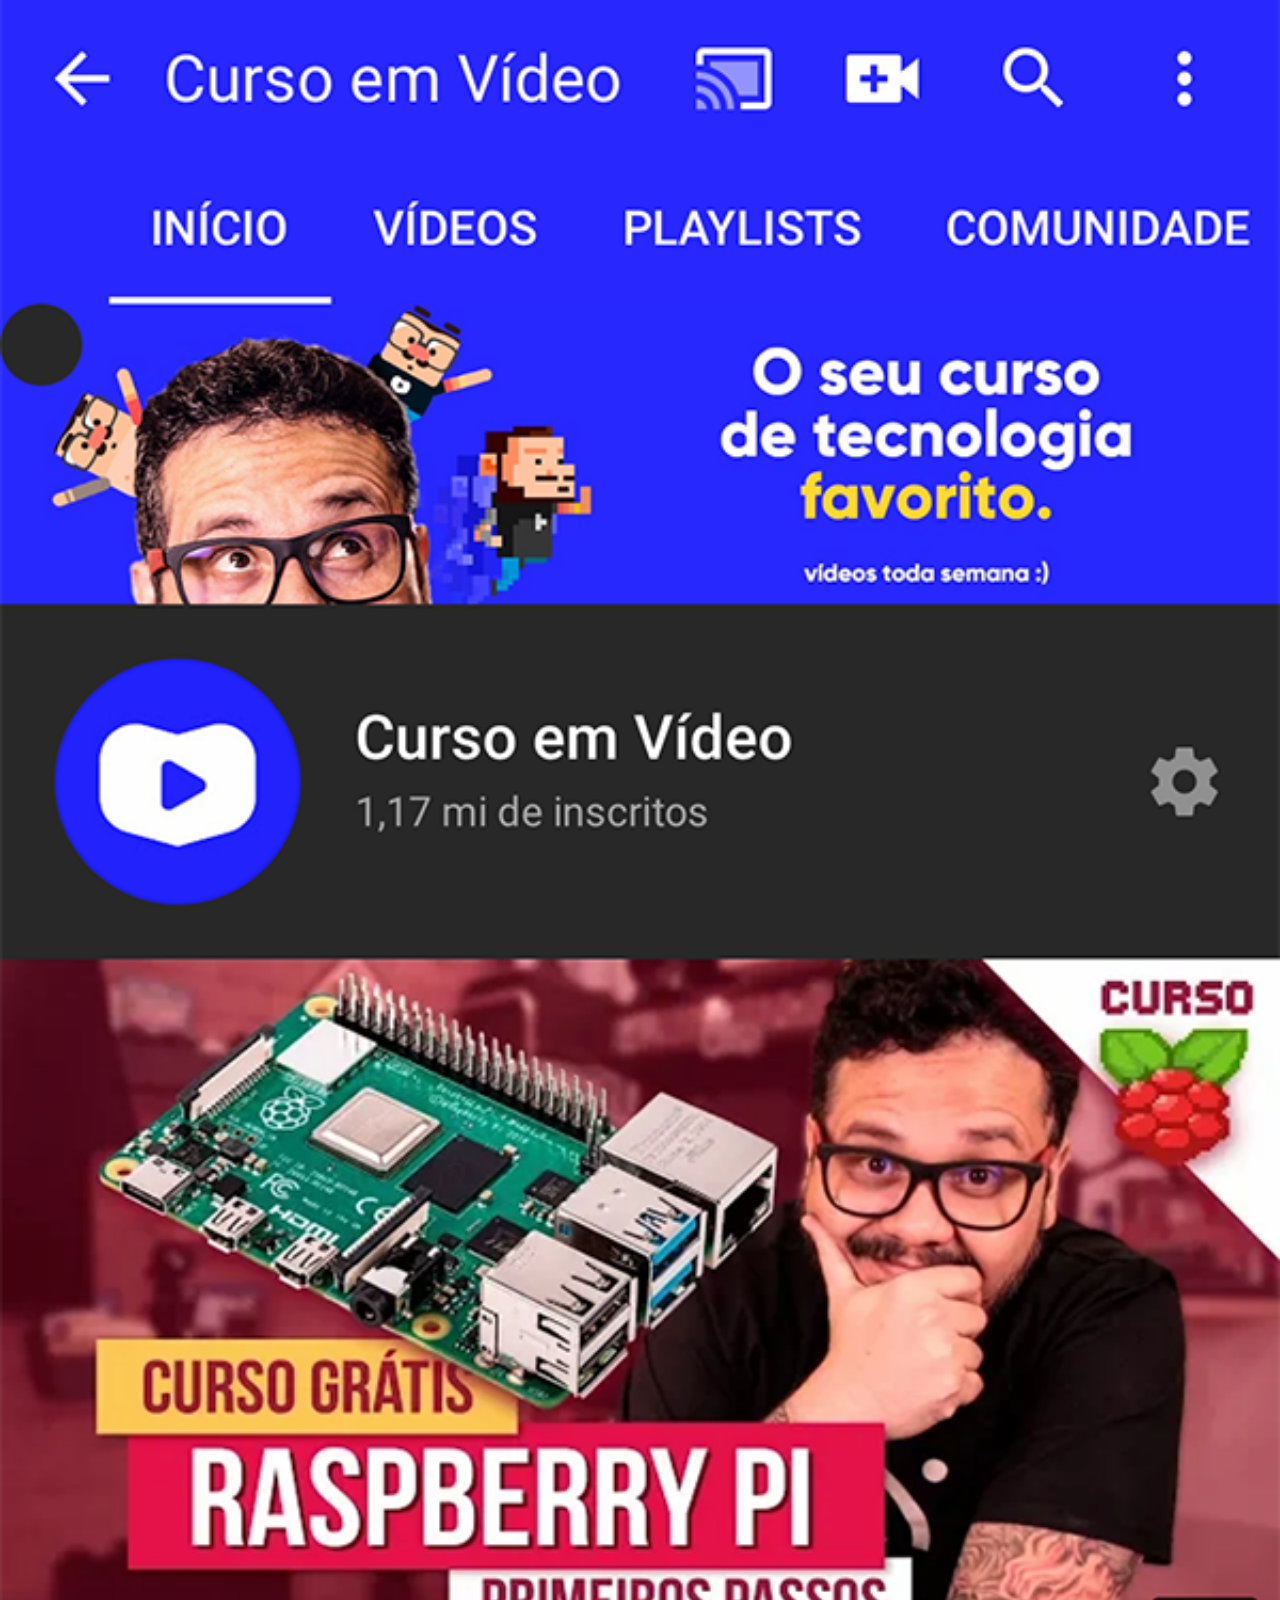
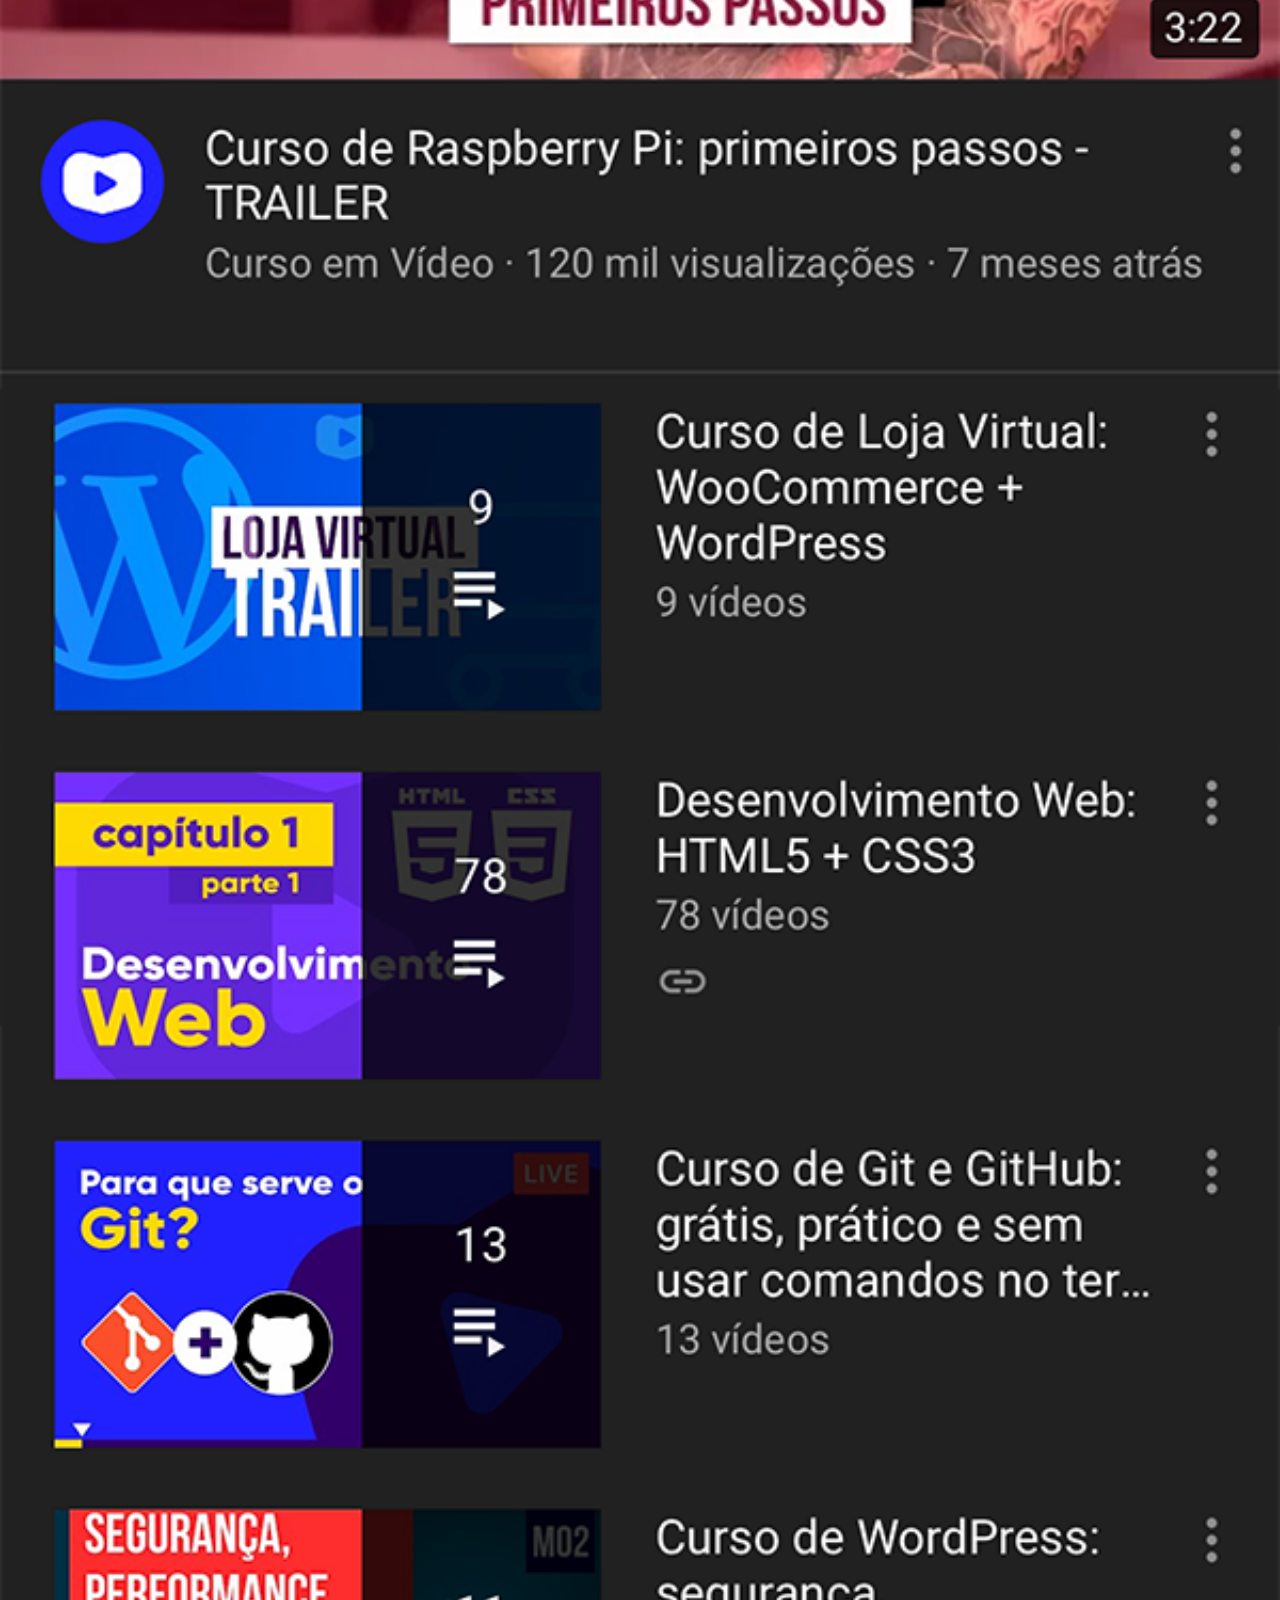
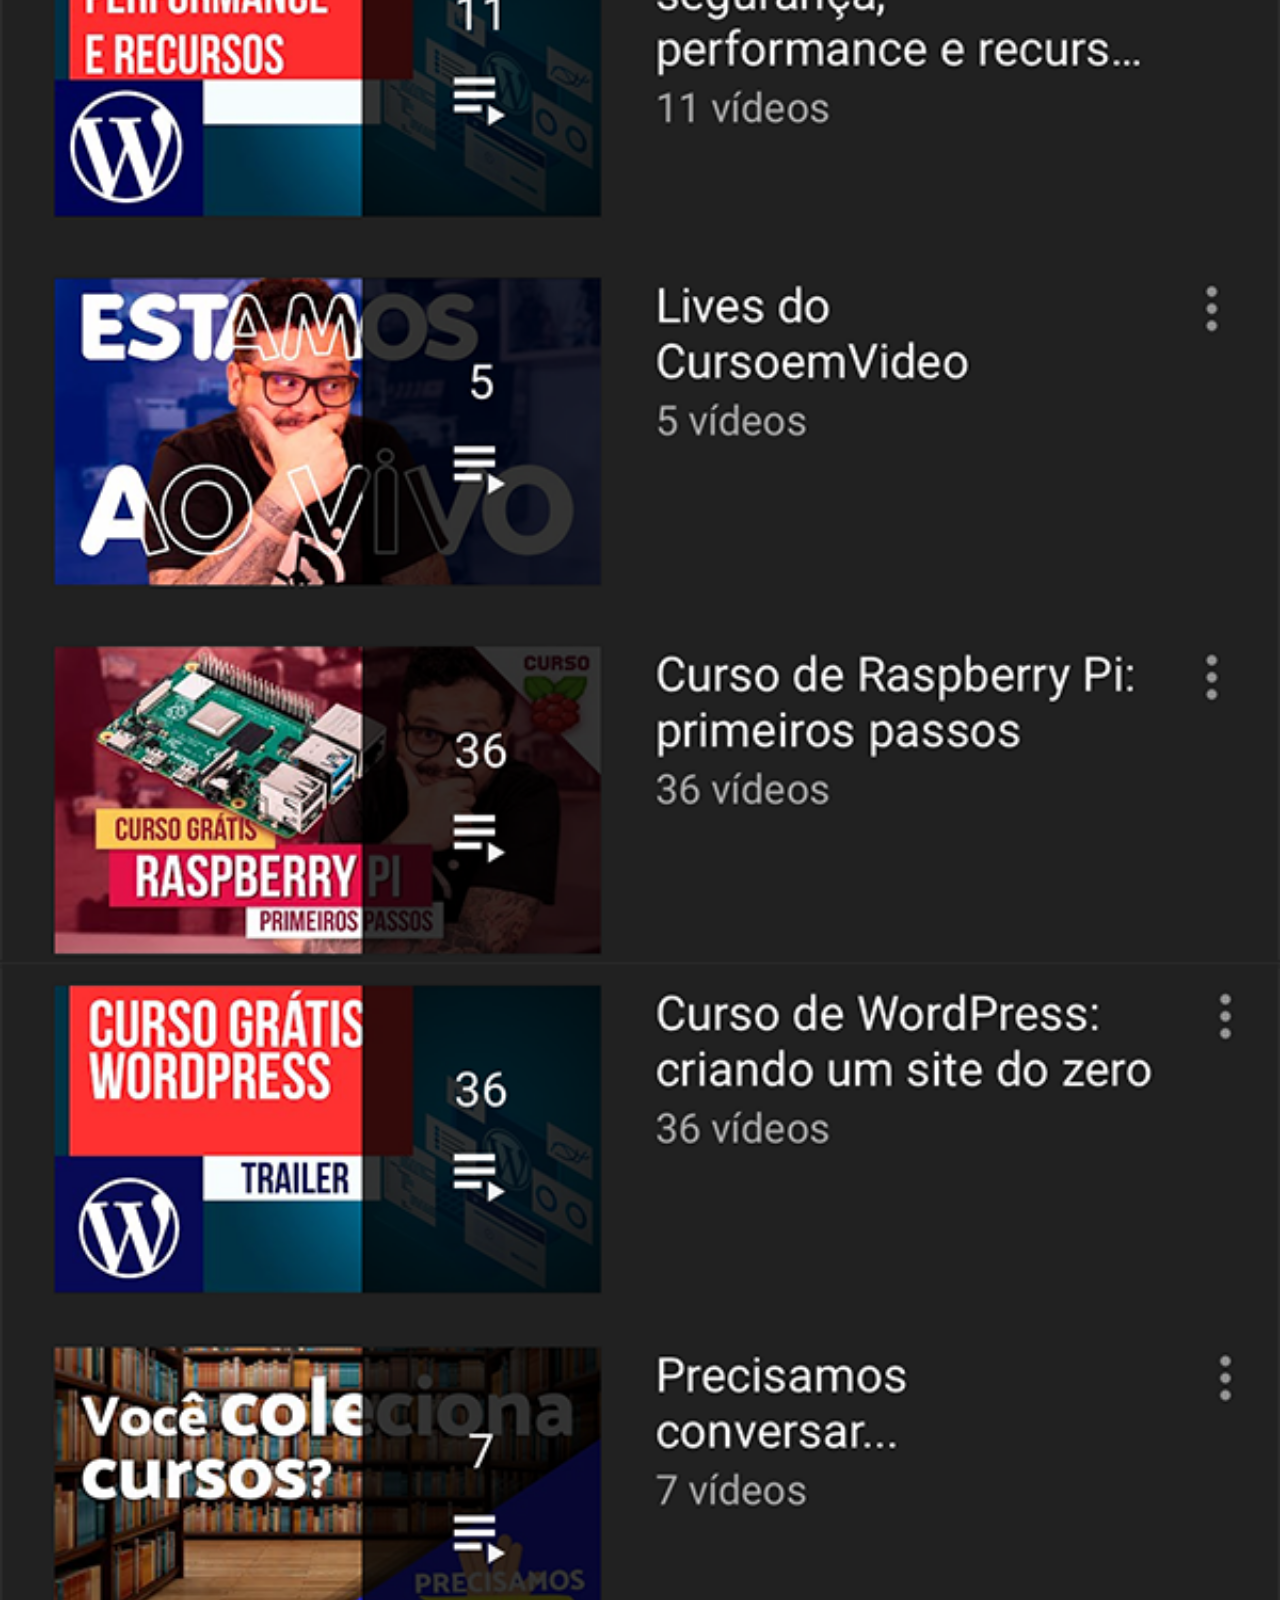
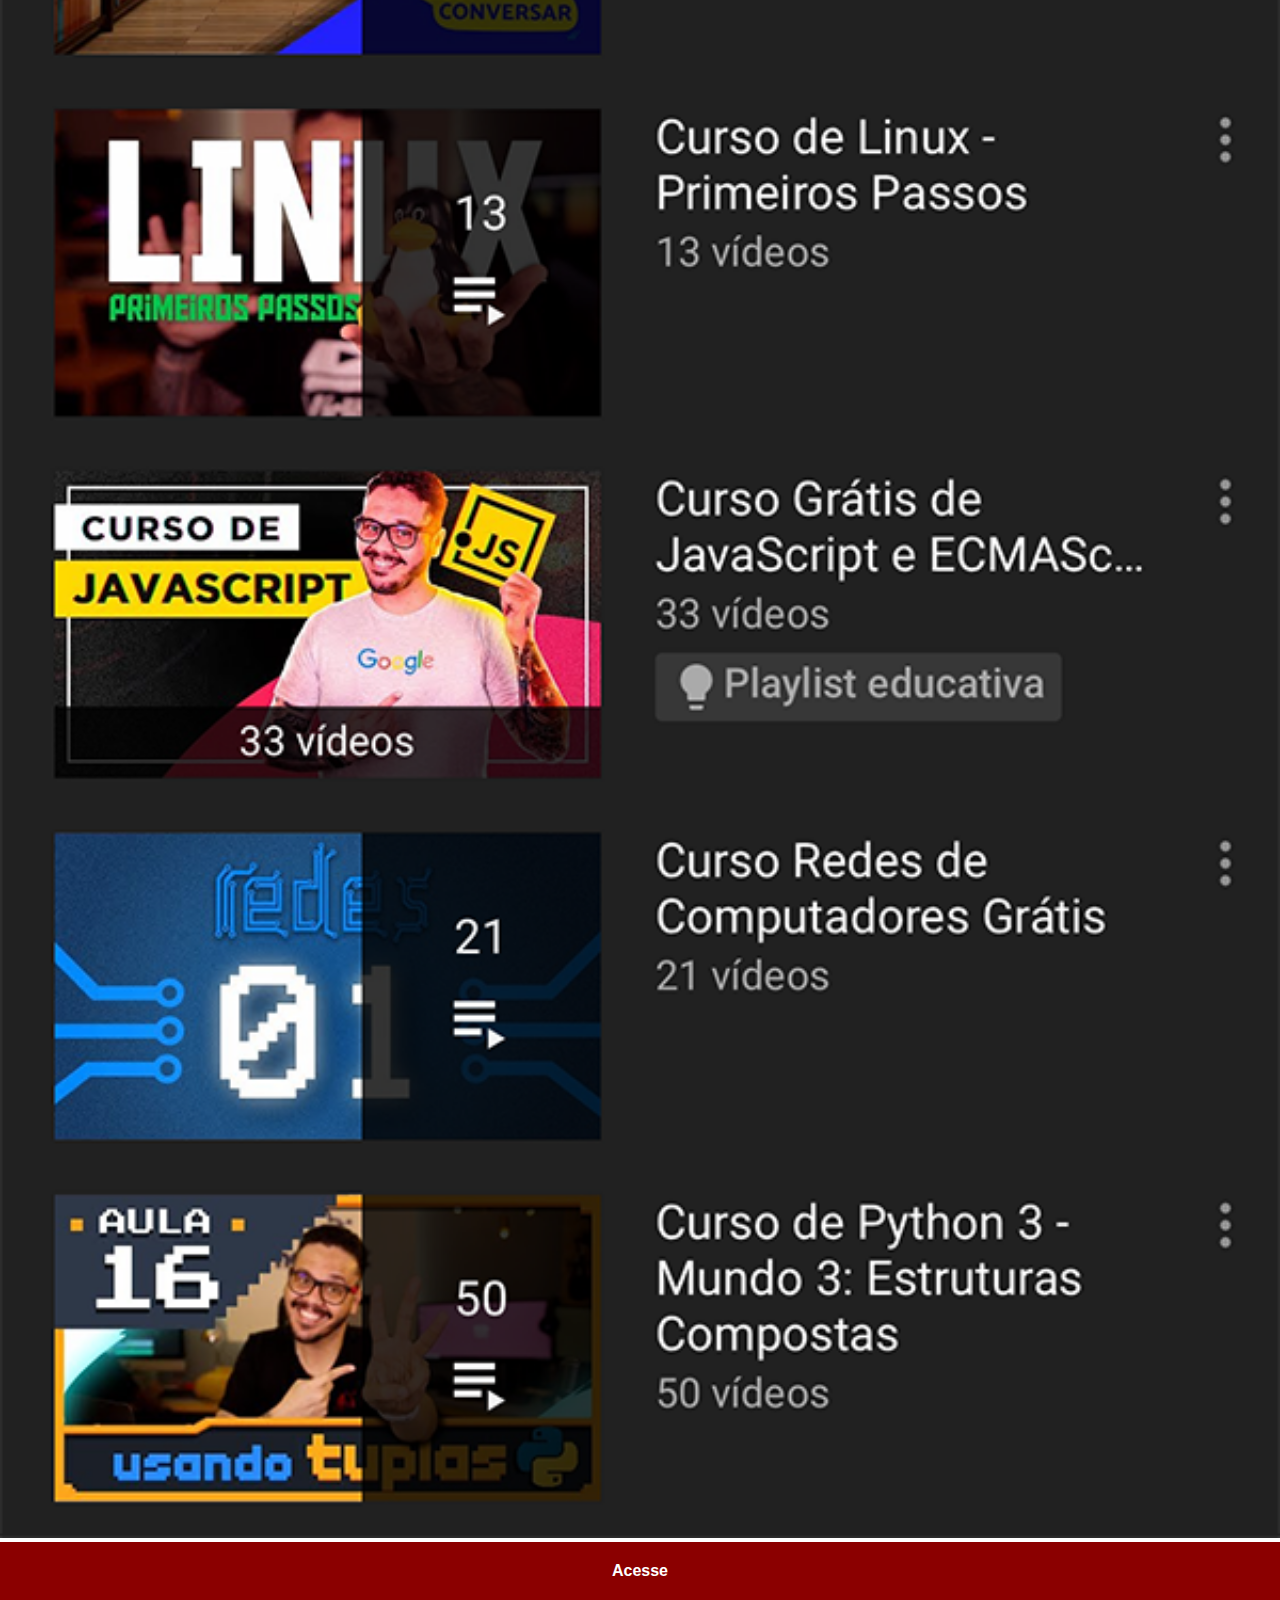
<file: youtube.html>
<!DOCTYPE html>
<html lang="pt-pt">
<head>
    <meta charset="UTF-8">
    <meta http-equiv="X-UA-Compatible" content="IE=edge">
    <meta name="viewport" content="width=device-width, initial-scale=1.0">
    <title>YouTube</title>
    <link rel="stylesheet" href="estilos/social.css">
</head>
<body>
    <img src="imagens/tela-youtube.png" alt="YouTube">
    <a href="https://www.youtube.com/user/cursoemvideo/playlists" target="_blank">Acesse</a>
    
</body>
</html>
</file>
<file: estilos/style.css>
* {
    margin: 0px;
    padding: 0px;
    font-family: Arial, Helvetica, sans-serif;
}

html, body {
    height: 100vh;
    width: 100vw;
    background-color: black;
}

body {
    background: url('../imagens/fundo-madeira.jpg') no-repeat top center;
    background-size: cover;
    background-attachment: fixed;
}

main {
    height: 100vh;
    position: relative;
}

section#telefone {
    position: absolute;
    top: 50%;
    left: 50%;
    transform: translate(-50%, -50%);

    height: 627px;
    width: 311px;
    background: url('../imagens/frame-iphone.png') no-repeat;
}

iframe#tela {
    position: relative;
    top: 80px;
    left: 22px;
    width: 267px;
    height: 471px;
}

section#redes-sociais {
    text-align: right;
}

section#redes-sociais img {
    width: 50px;
    margin: 10px;
    border-radius: 50%;
    box-shadow: 2px 2px 5px rgba(0, 0, 0, 0.438);
}

section#redes-sociais img:hover {
    border: 2px solid white;
    transform: translate(-3px, -3px);
    box-shadow: 5px 5px 10px rgba(0, 0, 0, 0.61);
    transition: transform .3s, border 0.5s;
}
</file>
<file: estilos/social.css>
* {
    margin: 0px;
    padding: 0px;
    font-family: Arial, Helvetica, sans-serif;
}

::-webkit-scrollbar {
    width: 0px;
    height: 0px;
}
img { 
    width: 100vw;

}
a {
    display: block;
    background-color: darkred;
    color: white;
    padding: 20px;
    text-align: center;
    font-weight: bolder;
    text-decoration: none;
}

a:hover {
    background-color: red;
}
</file>
